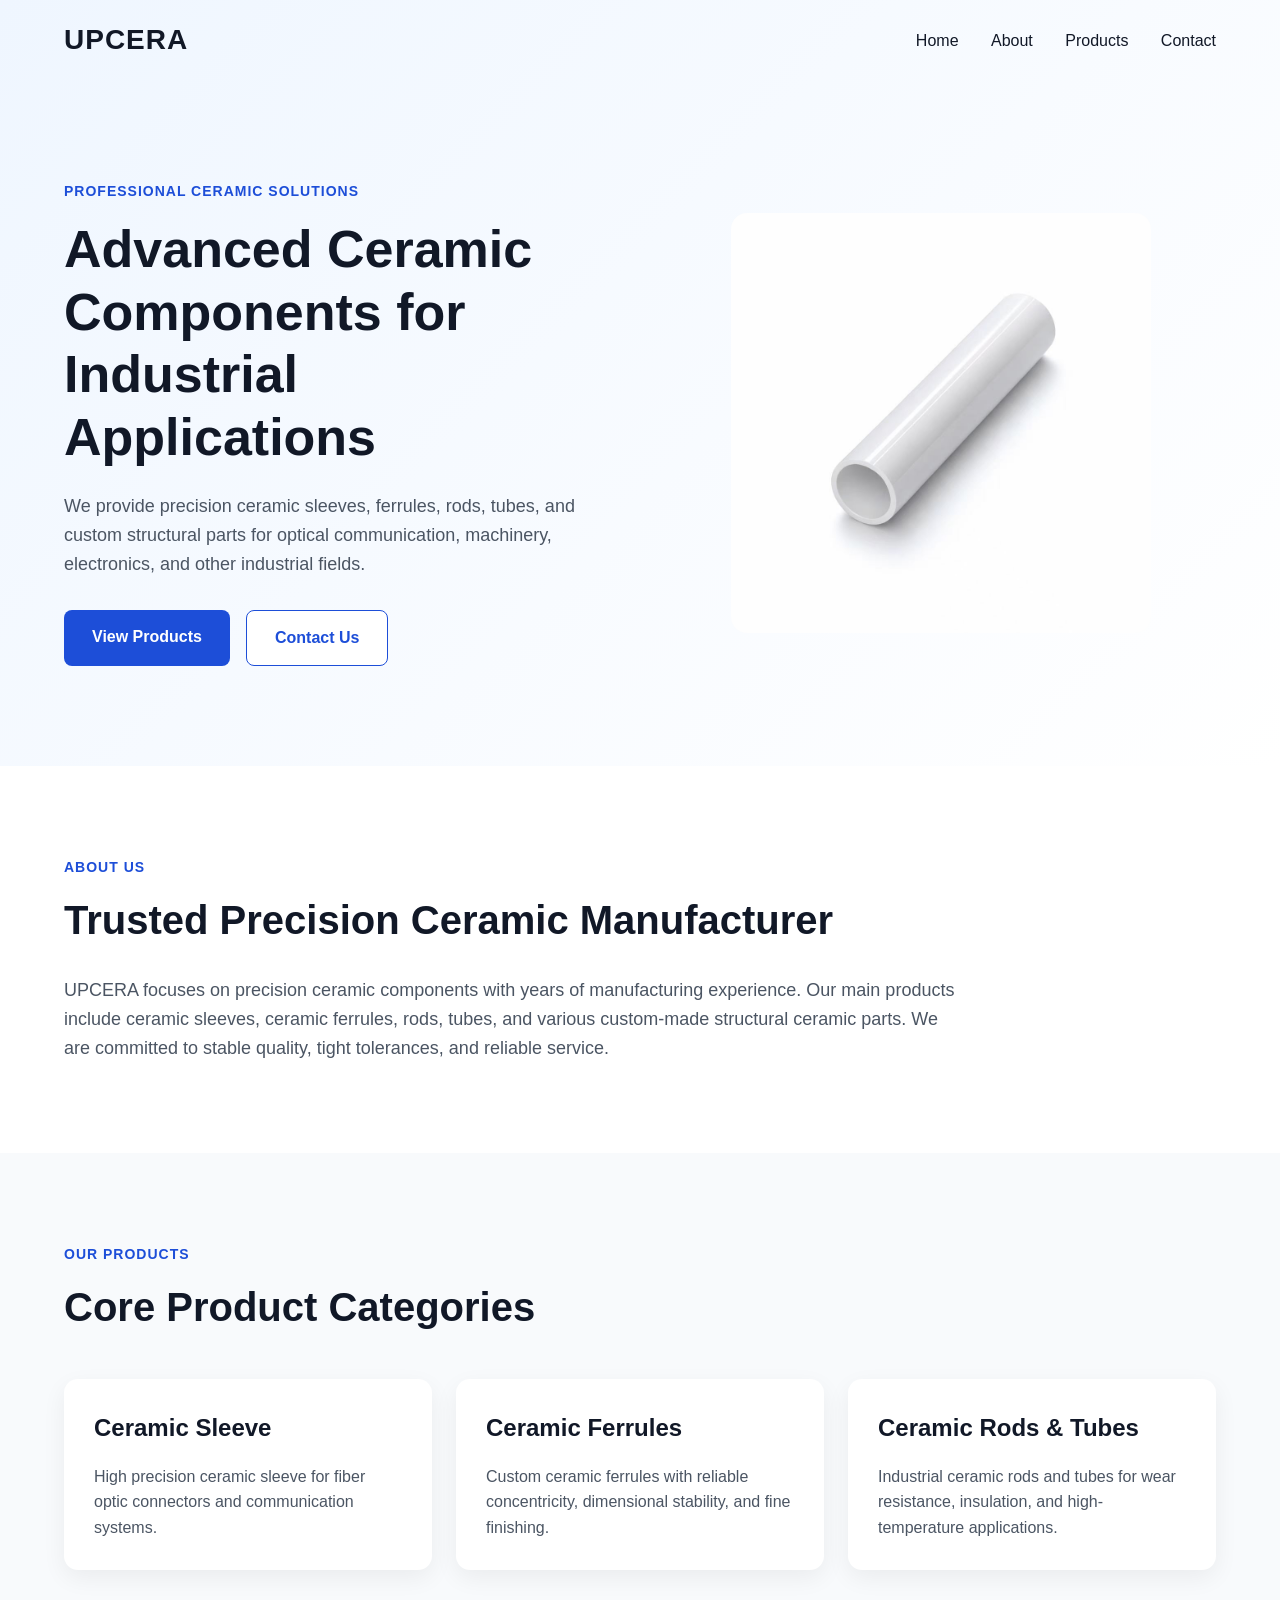
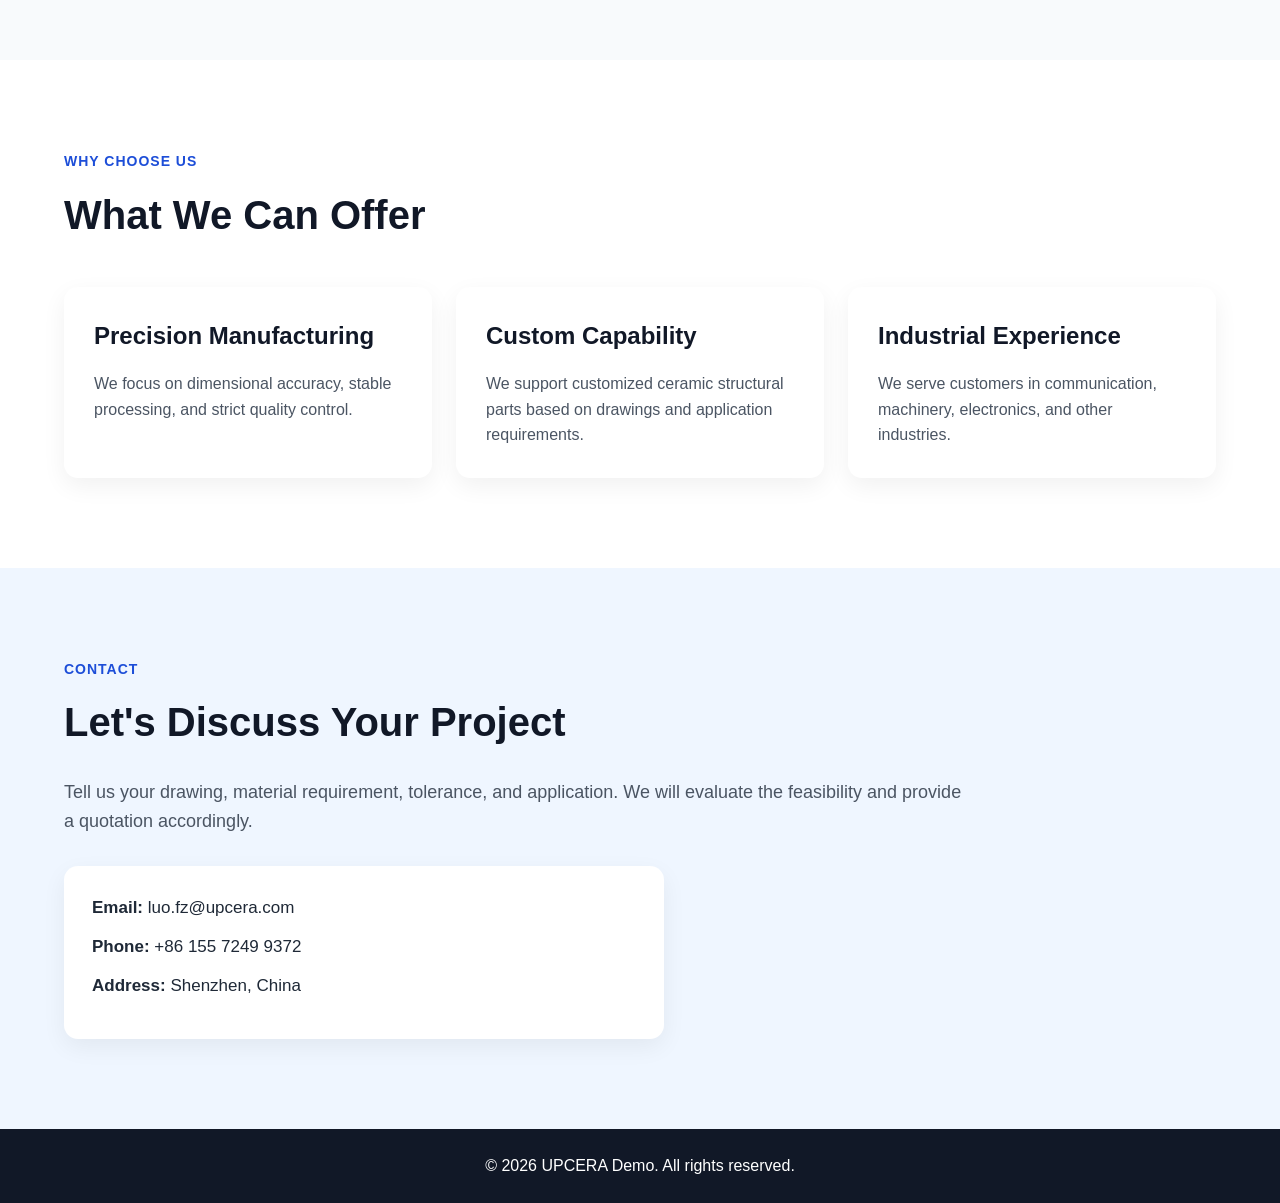
<file: index.html>
<!DOCTYPE html>
<html lang="en">
<head>
  <meta charset="UTF-8" />
  <meta name="viewport" content="width=device-width, initial-scale=1.0" />
  <title>Advanced Ceramic Components Manufacturer | UPCERA</title>
  <meta name="description" content="UPCERA provides precision ceramic sleeves, ferrules, rods, tubes, and custom technical ceramic components for industrial B2B applications." />
  <link rel="stylesheet" href="/css/style.css" />
</head>
<body class="home-page">

  <header class="navbar">
    <div class="container nav-wrapper">
      <div class="logo">UPCERA</div>
      <nav class="nav-menu">
        <a href="/">Home</a>
        <a href="/about/">About</a>
        <a href="/products/">Products</a>
        <a href="/contact/">Contact</a>
      </nav>
    </div>
  </header>

  <section id="home" class="hero">
    <div class="container hero-content">
      <div class="hero-text">
        <p class="tag">Professional Ceramic Solutions</p>
        <h1>Advanced Ceramic Components for Industrial Applications</h1>
        <p class="hero-desc">
          We provide precision ceramic sleeves, ferrules, rods, tubes, and custom structural parts
          for optical communication, machinery, electronics, and other industrial fields.
        </p>
        <div class="hero-buttons">
          <a href="/products/" class="btn">View Products</a>
          <a href="/contact/" class="btn btn-secondary">Contact Us</a>
        </div>
      </div>
      <div class="hero-image">
          <img src="/images/ceramic-sleeve.jpg" alt="Ceramic Product" />
      </div>
    </div>
  </section>

  <section id="about" class="section">
    <div class="container">
      <div class="section-header">
        <p class="section-tag">About Us</p>
        <h2>Trusted Precision Ceramic Manufacturer</h2>
      </div>
      <p class="section-text">
        UPCERA focuses on precision ceramic components with years of manufacturing experience.
        Our main products include ceramic sleeves, ceramic ferrules, rods, tubes, and various custom-made
        structural ceramic parts. We are committed to stable quality, tight tolerances, and reliable service.
      </p>
    </div>
  </section>

  <section id="products" class="section gray">
    <div class="container">
      <div class="section-header">
        <p class="section-tag">Our Products</p>
        <h2>Core Product Categories</h2>
      </div>

      <div class="cards">
        <div class="card">
          <h3>Ceramic Sleeve</h3>
          <p>High precision ceramic sleeve for fiber optic connectors and communication systems.</p>
        </div>
        <div class="card">
          <h3>Ceramic Ferrules</h3>
          <p>Custom ceramic ferrules with reliable concentricity, dimensional stability, and fine finishing.</p>
        </div>
        <div class="card">
          <h3>Ceramic Rods & Tubes</h3>
          <p>Industrial ceramic rods and tubes for wear resistance, insulation, and high-temperature applications.</p>
        </div>
      </div>
    </div>
  </section>

  <section class="section">
    <div class="container">
      <div class="section-header">
        <p class="section-tag">Why Choose Us</p>
        <h2>What We Can Offer</h2>
      </div>

      <div class="cards">
        <div class="card">
          <h3>Precision Manufacturing</h3>
          <p>We focus on dimensional accuracy, stable processing, and strict quality control.</p>
        </div>
        <div class="card">
          <h3>Custom Capability</h3>
          <p>We support customized ceramic structural parts based on drawings and application requirements.</p>
        </div>
        <div class="card">
          <h3>Industrial Experience</h3>
          <p>We serve customers in communication, machinery, electronics, and other industries.</p>
        </div>
      </div>
    </div>
  </section>

  <section id="contact" class="section contact-section">
    <div class="container">
      <div class="section-header">
        <p class="section-tag">Contact</p>
        <h2>Let's Discuss Your Project</h2>
      </div>
      <p class="section-text">
        Tell us your drawing, material requirement, tolerance, and application. We will evaluate the feasibility
        and provide a quotation accordingly.
      </p>

      <div class="contact-box">
        <p><strong>Email:</strong> luo.fz@upcera.com</p>
        <p><strong>Phone:</strong> +86 155 7249 9372</p>
        <p><strong>Address:</strong> Shenzhen, China</p>
      </div>
    </div>
  </section>

  <footer class="footer">
    <div class="container footer-content">
      <p>© 2026 UPCERA Demo. All rights reserved.</p>
    </div>
  </footer>

  <script src="/js/main.js"></script>
</body>
</html>
</file>
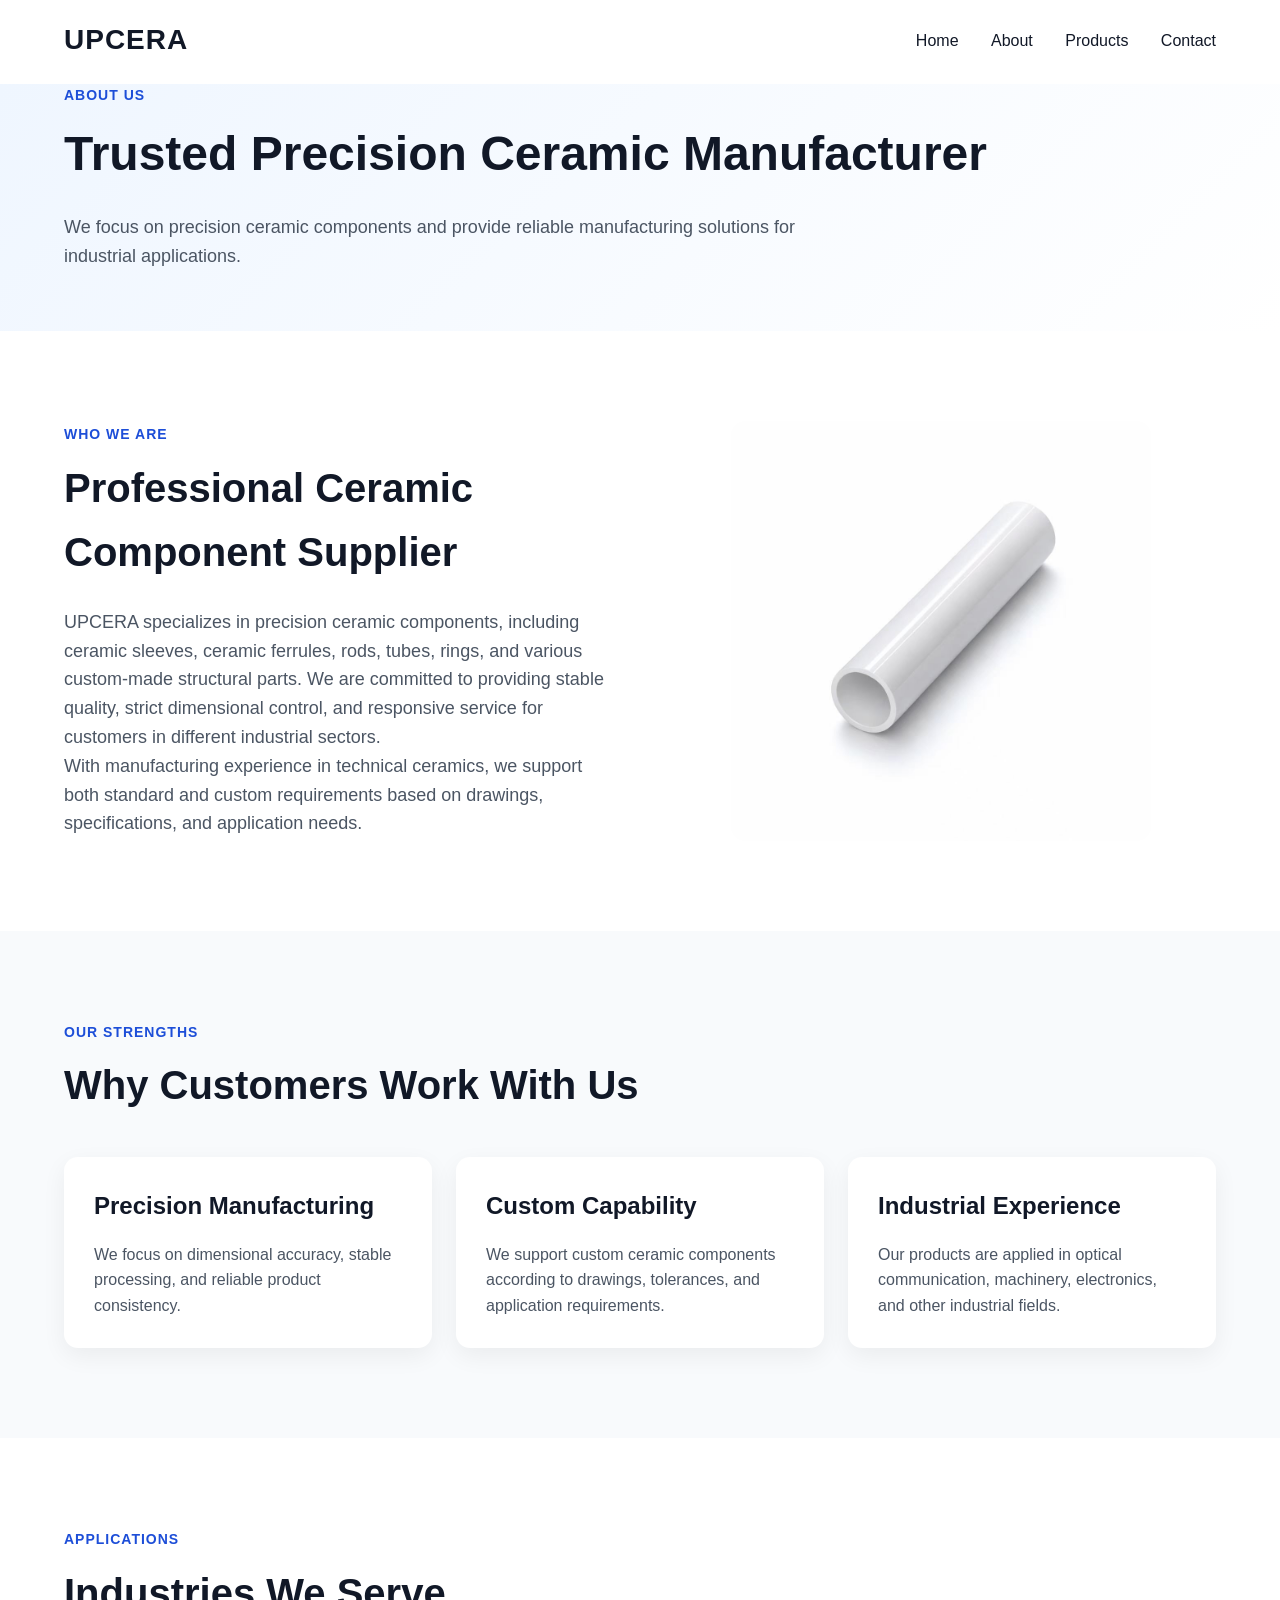
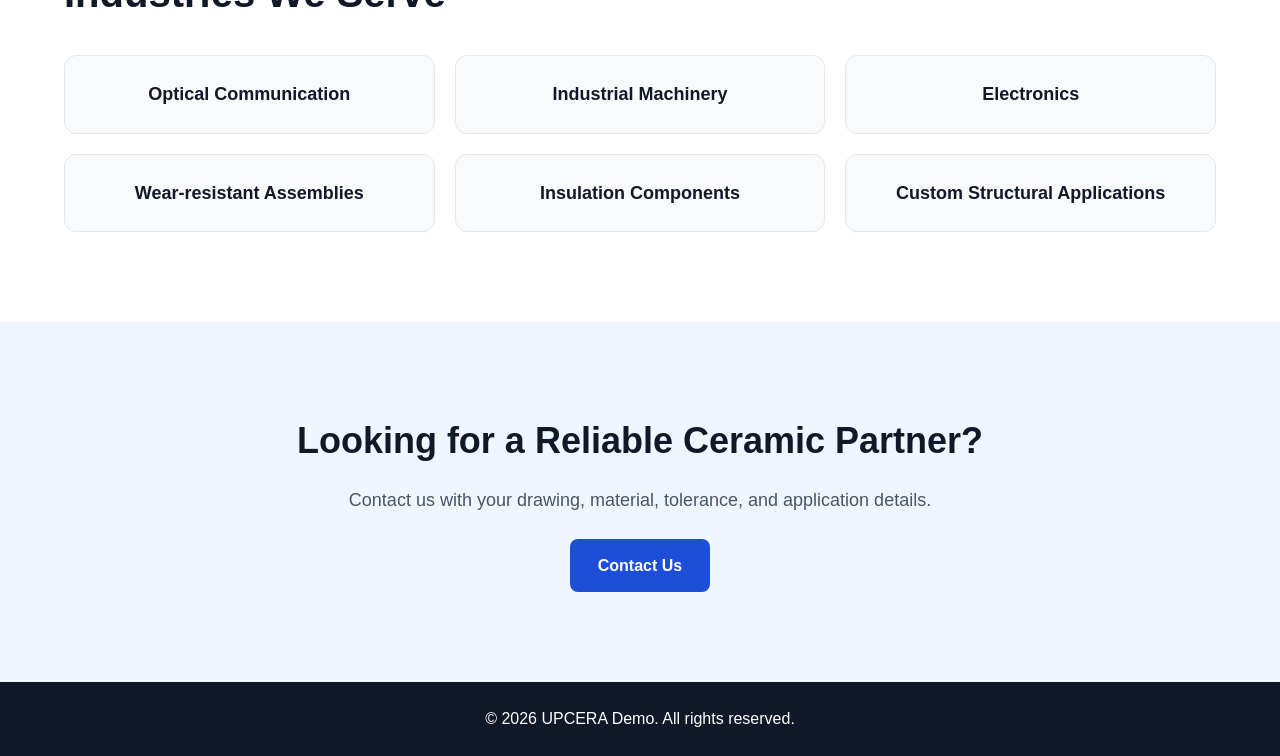
<file: about/index.html>
<!DOCTYPE html>
<html lang="en">
<head>
  <meta charset="UTF-8" />
  <meta name="viewport" content="width=device-width, initial-scale=1.0" />
  <title>About UPCERA | Precision Ceramic Manufacturer</title>
  <meta name="description" content="Learn about UPCERA's precision ceramic manufacturing capabilities, quality standards, and industrial experience in technical ceramic components." />
  <link rel="stylesheet" href="/css/style.css" />
</head>
<body>

  <header class="navbar">
    <div class="container nav-wrapper">
      <div class="logo">UPCERA</div>
      <nav class="nav-menu">
        <a href="/">Home</a>
        <a href="/about/">About</a>
        <a href="/products/">Products</a>
        <a href="/contact/">Contact</a>
      </nav>
    </div>
  </header>

  <section class="page-hero">
    <div class="container">
      <p class="section-tag">About Us</p>
      <h1>Trusted Precision Ceramic Manufacturer</h1>
      <p class="page-desc">
        We focus on precision ceramic components and provide reliable manufacturing
        solutions for industrial applications.
      </p>
    </div>
  </section>

  <section class="section">
    <div class="container about-layout">
      <div class="about-text">
        <div class="section-header">
          <p class="section-tag">Who We Are</p>
          <h2>Professional Ceramic Component Supplier</h2>
        </div>
        <p class="section-text">
          UPCERA specializes in precision ceramic components, including ceramic sleeves,
          ceramic ferrules, rods, tubes, rings, and various custom-made structural parts.
          We are committed to providing stable quality, strict dimensional control,
          and responsive service for customers in different industrial sectors.
        </p>
        <p class="section-text">
          With manufacturing experience in technical ceramics, we support both standard
          and custom requirements based on drawings, specifications, and application needs.
        </p>
      </div>

      <div class="about-image">
        <img src="/images/ceramic-sleeve.jpg" alt="Ceramic Product">
      </div>
    </div>
  </section>

  <section class="section gray">
    <div class="container">
      <div class="section-header">
        <p class="section-tag">Our Strengths</p>
        <h2>Why Customers Work With Us</h2>
      </div>

      <div class="cards">
        <div class="card">
          <h3>Precision Manufacturing</h3>
          <p>We focus on dimensional accuracy, stable processing, and reliable product consistency.</p>
        </div>
        <div class="card">
          <h3>Custom Capability</h3>
          <p>We support custom ceramic components according to drawings, tolerances, and application requirements.</p>
        </div>
        <div class="card">
          <h3>Industrial Experience</h3>
          <p>Our products are applied in optical communication, machinery, electronics, and other industrial fields.</p>
        </div>
      </div>
    </div>
  </section>

  <section class="section">
    <div class="container">
      <div class="section-header">
        <p class="section-tag">Applications</p>
        <h2>Industries We Serve</h2>
      </div>

      <div class="industry-grid">
        <div class="industry-item">Optical Communication</div>
        <div class="industry-item">Industrial Machinery</div>
        <div class="industry-item">Electronics</div>
        <div class="industry-item">Wear-resistant Assemblies</div>
        <div class="industry-item">Insulation Components</div>
        <div class="industry-item">Custom Structural Applications</div>
      </div>
    </div>
  </section>

  <section class="section cta-section">
    <div class="container cta-box">
      <h2>Looking for a Reliable Ceramic Partner?</h2>
      <p>
        Contact us with your drawing, material, tolerance, and application details.
      </p>
      <a href="/contact/" class="btn">Contact Us</a>
    </div>
  </section>

  <footer class="footer">
    <div class="container footer-content">
      <p>© 2026 UPCERA Demo. All rights reserved.</p>
    </div>
  </footer>

  <script src="/js/main.js"></script>
</body>
</html>
</file>
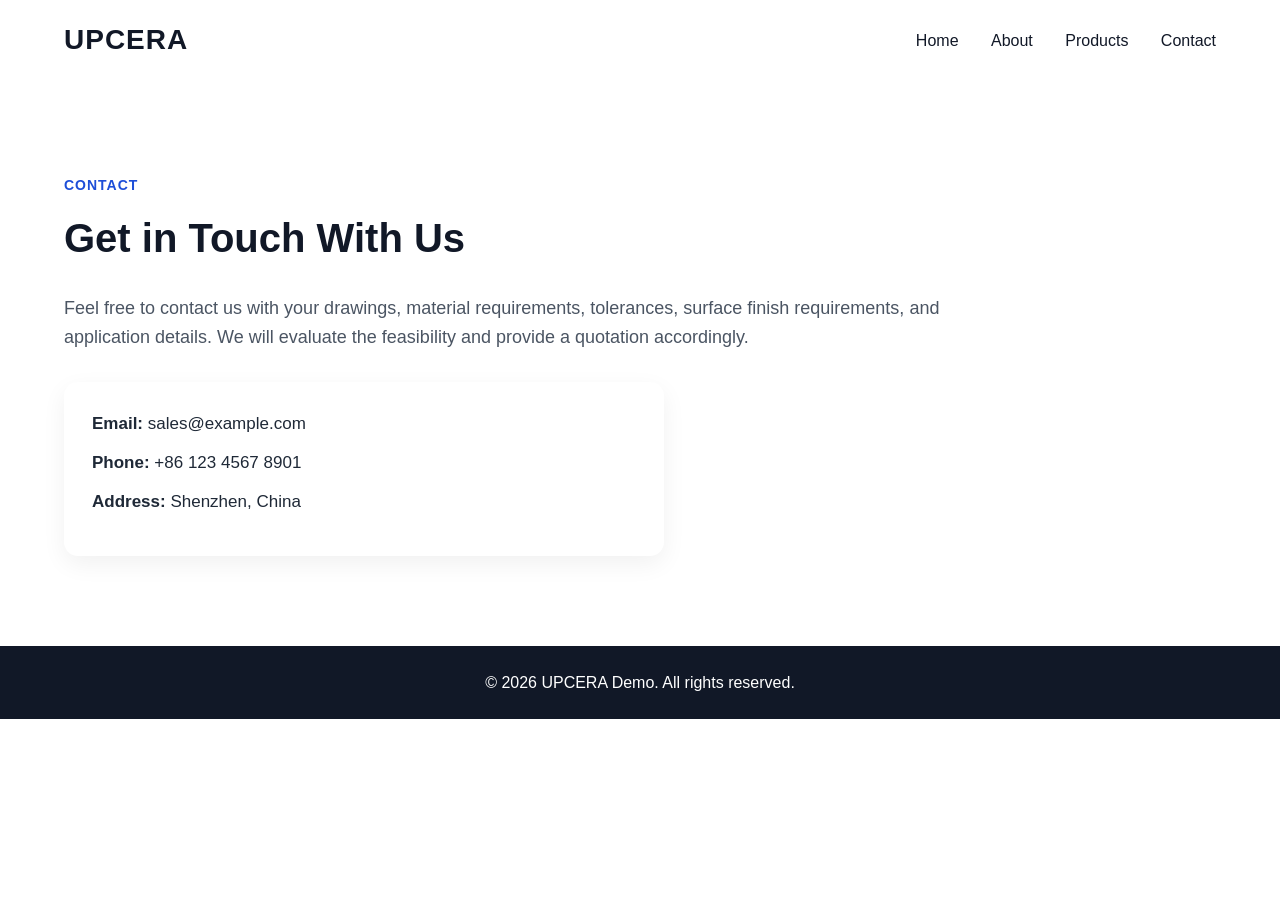
<file: contact/index.html>
<!DOCTYPE html>
<html lang="en">
<head>
  <meta charset="UTF-8" />
  <meta name="viewport" content="width=device-width, initial-scale=1.0" />
  <title>Contact UPCERA | Industrial Ceramic Inquiry</title>
  <meta name="description" content="Contact UPCERA for ceramic component inquiries, quotations, and custom technical ceramic manufacturing support." />
  <link rel="stylesheet" href="/css/style.css" />
</head>
<body>

  <header class="navbar">
    <div class="container nav-wrapper">
      <div class="logo">UPCERA</div>
      <nav class="nav-menu">
        <a href="/">Home</a>
        <a href="/about/">About</a>
        <a href="/products/">Products</a>
        <a href="/contact/">Contact</a>
      </nav>
    </div>
  </header>

  <section class="section">
    <div class="container">
      <div class="section-header">
        <p class="section-tag">Contact</p>
        <h2>Get in Touch With Us</h2>
      </div>

      <p class="section-text">
        Feel free to contact us with your drawings, material requirements, tolerances,
        surface finish requirements, and application details. We will evaluate the feasibility
        and provide a quotation accordingly.
      </p>

      <div class="contact-box">
        <p><strong>Email:</strong> sales@example.com</p>
        <p><strong>Phone:</strong> +86 123 4567 8901</p>
        <p><strong>Address:</strong> Shenzhen, China</p>
      </div>
    </div>
  </section>

  <footer class="footer">
    <div class="container footer-content">
      <p>© 2026 UPCERA Demo. All rights reserved.</p>
    </div>
  </footer>

  <script src="/js/main.js"></script>
</body>
</html>
</file>
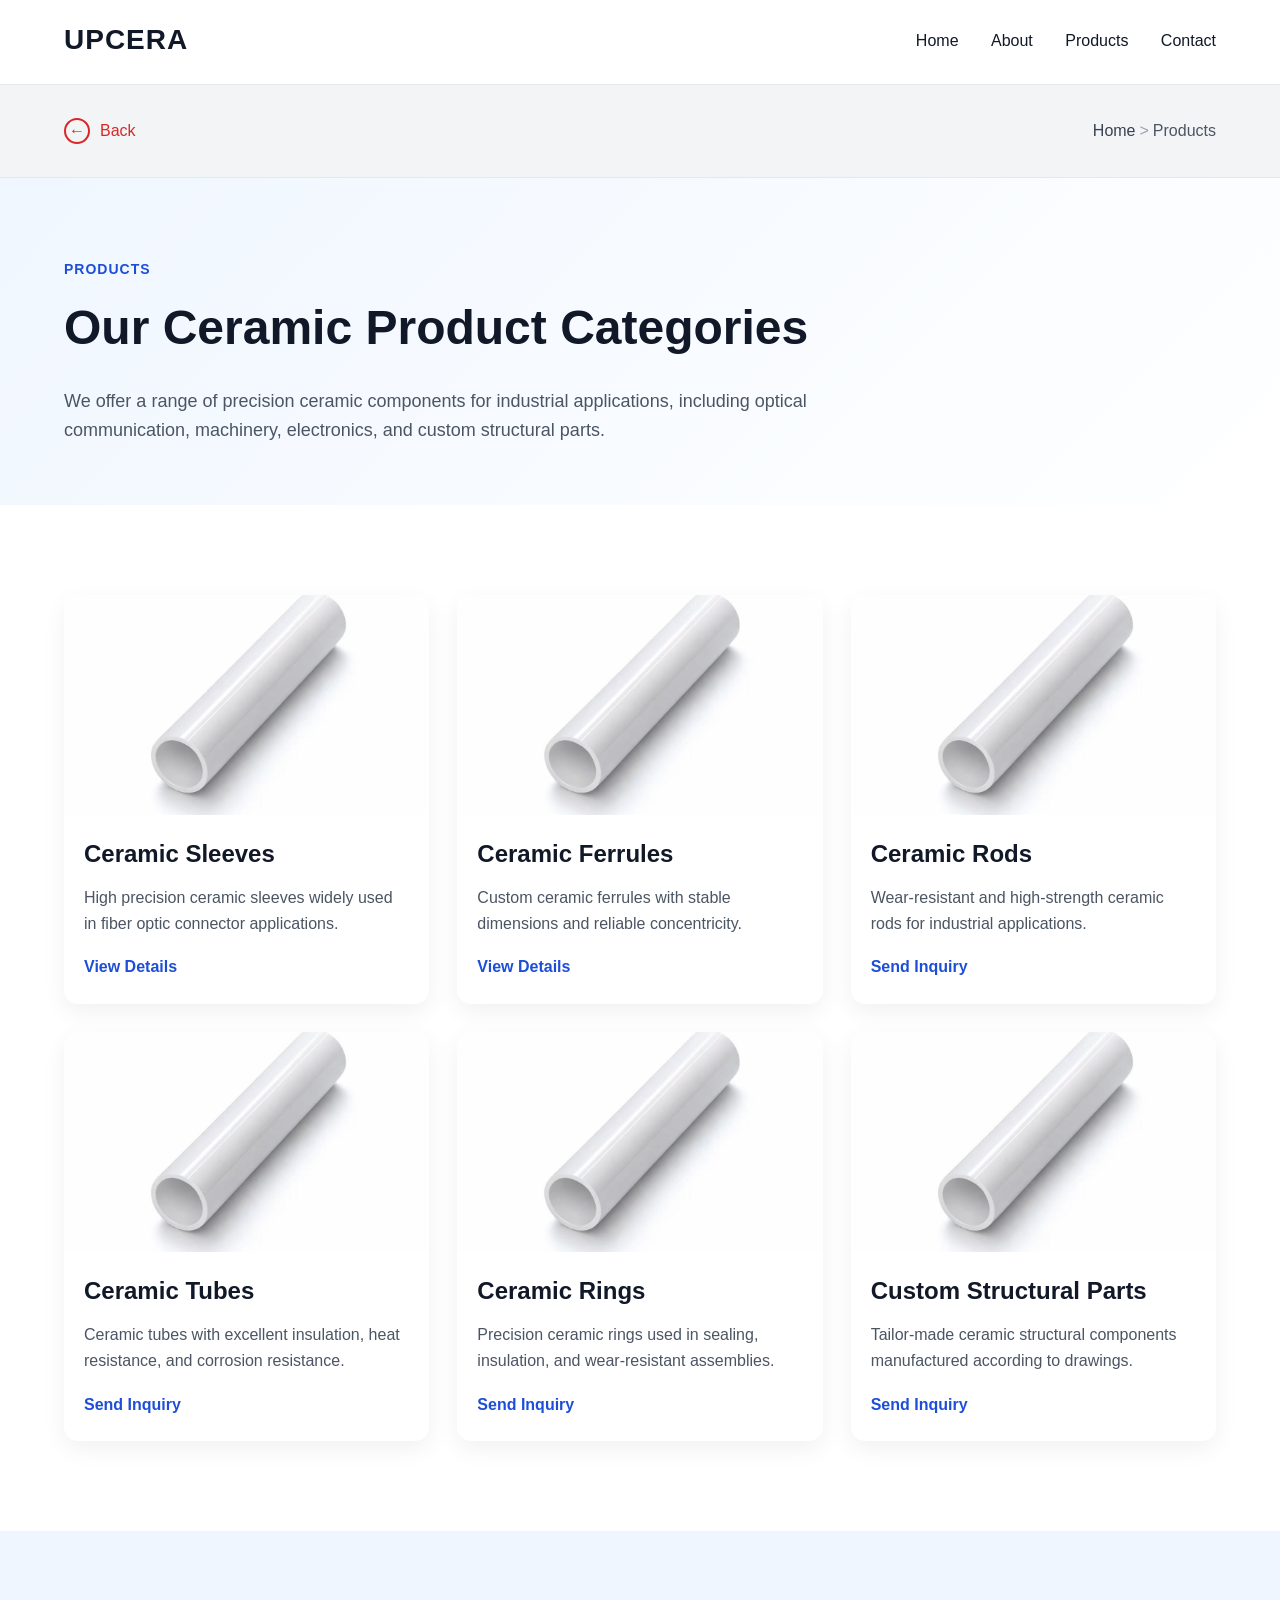
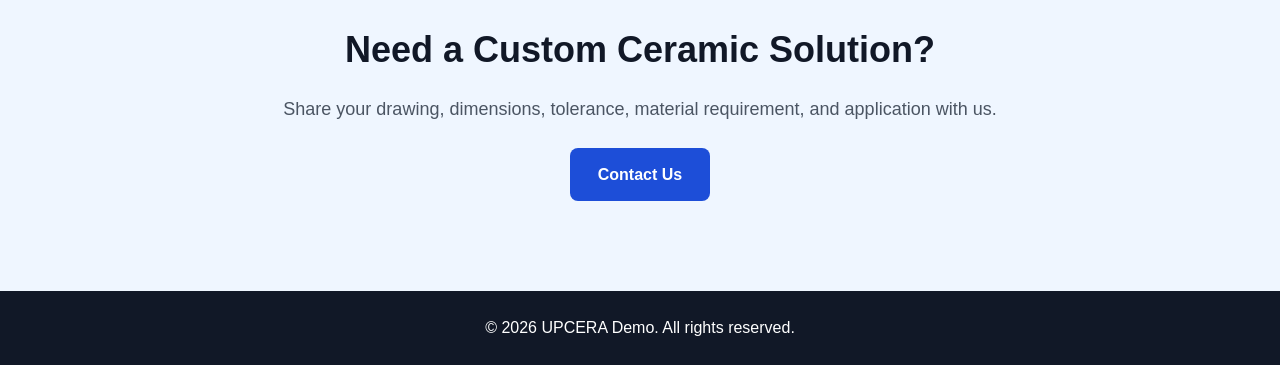
<file: products/index.html>
<!DOCTYPE html>
<html lang="en">
<head>
  <meta charset="UTF-8" />
  <meta name="viewport" content="width=device-width, initial-scale=1.0" />
  <title>Industrial Ceramic Products | UPCERA</title>
  <meta name="description" content="Explore UPCERA's industrial ceramic product range, including ceramic sleeves, ceramic ferrules, rods, tubes, rings, and custom structural parts." />
  <link rel="stylesheet" href="/css/style.css" />
</head>
<body>

  <header class="navbar">
    <div class="container nav-wrapper">
      <div class="logo">UPCERA</div>
      <nav class="nav-menu">
        <a href="/">Home</a>
        <a href="/about/">About</a>
        <a href="/products/">Products</a>
        <a href="/contact/">Contact</a>
      </nav>
    </div>
  </header>

  <section class="page-hero">
    <div class="breadcrumb-strip">
      <div class="container breadcrumb-row">
        <a href="/" class="breadcrumb-back">
          <span class="back-icon" aria-hidden="true">←</span>
          <span>Back</span>
        </a>
        <nav class="breadcrumb" aria-label="Breadcrumb">
          <ol>
            <li><a href="/">Home</a></li>
            <li aria-current="page">Products</li>
          </ol>
        </nav>
      </div>
    </div>
    <div class="container">
      <p class="section-tag">Products</p>
      <h1>Our Ceramic Product Categories</h1>
      <p class="page-desc">
        We offer a range of precision ceramic components for industrial applications,
        including optical communication, machinery, electronics, and custom structural parts.
      </p>
    </div>
  </section>

  <section class="section">
    <div class="container">
      <div class="product-grid">

        <div class="product-card">
          <a href="/products/ceramic-sleeves/">
            <img src="/images/ceramic-sleeve.jpg" alt="Ceramic Sleeves">
          </a>

          <h3><a href="/products/ceramic-sleeves/" class="product-title-link">Ceramic Sleeves</a></h3>
          <p>
            High precision ceramic sleeves widely used in fiber optic connector applications.
          </p>
          <a href="/products/ceramic-sleeves/" class="text-link">View Details</a>
        </div>

        <div class="product-card">
          <a href="/products/ceramic-ferrules/">
            <img src="/images/ceramic-sleeve.jpg" alt="Ceramic Ferrules">
          </a>
          <h3><a href="/products/ceramic-ferrules/" class="product-title-link">Ceramic Ferrules</a></h3>
          <p>
            Custom ceramic ferrules with stable dimensions and reliable concentricity.
          </p>
          <a href="/products/ceramic-ferrules/" class="text-link">View Details</a>
        </div>

        <div class="product-card">
          <img src="/images/ceramic-sleeve.jpg" alt="Ceramic Rods">
          <h3>Ceramic Rods</h3>
          <p>
            Wear-resistant and high-strength ceramic rods for industrial applications.
          </p>
          <a href="/contact/" class="text-link">Send Inquiry</a>
        </div>

        <div class="product-card">
          <img src="/images/ceramic-sleeve.jpg" alt="Ceramic Tubes">
          <h3>Ceramic Tubes</h3>
          <p>
            Ceramic tubes with excellent insulation, heat resistance, and corrosion resistance.
          </p>
          <a href="/contact/" class="text-link">Send Inquiry</a>
        </div>

        <div class="product-card">
          <img src="/images/ceramic-sleeve.jpg" alt="Ceramic Rings">
          <h3>Ceramic Rings</h3>
          <p>
            Precision ceramic rings used in sealing, insulation, and wear-resistant assemblies.
          </p>
          <a href="/contact/" class="text-link">Send Inquiry</a>
        </div>

        <div class="product-card">
          <img src="/images/ceramic-sleeve.jpg" alt="Custom Structural Parts">
          <h3>Custom Structural Parts</h3>
          <p>
            Tailor-made ceramic structural components manufactured according to drawings.
          </p>
          <a href="/contact/" class="text-link">Send Inquiry</a>
        </div>

      </div>
    </div>
  </section>

  <section class="section cta-section">
    <div class="container cta-box">
      <h2>Need a Custom Ceramic Solution?</h2>
      <p>
        Share your drawing, dimensions, tolerance, material requirement, and application with us.
      </p>
      <a href="/contact/" class="btn">Contact Us</a>
    </div>
  </section>

  <footer class="footer">
    <div class="container footer-content">
      <p>© 2026 UPCERA Demo. All rights reserved.</p>
    </div>
  </footer>

  <script src="/js/main.js"></script>
</body>
</html>
</file>
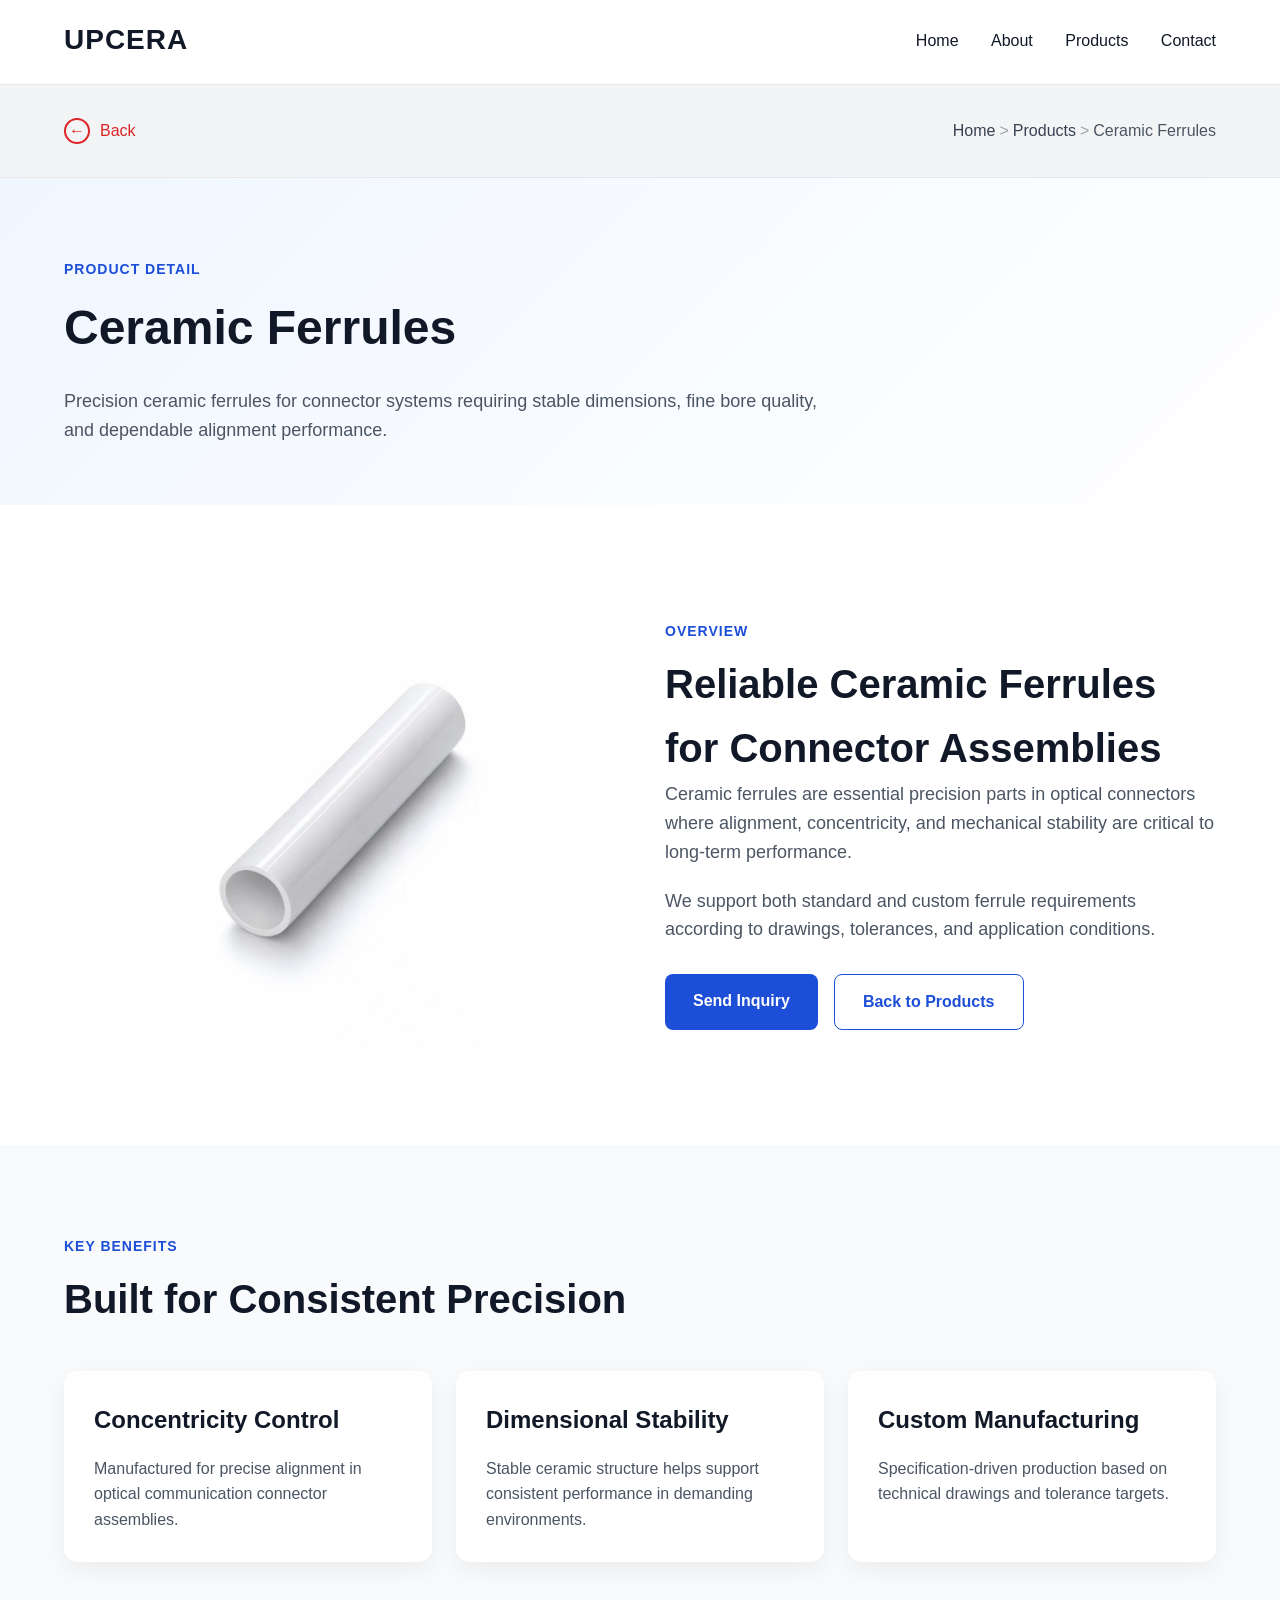
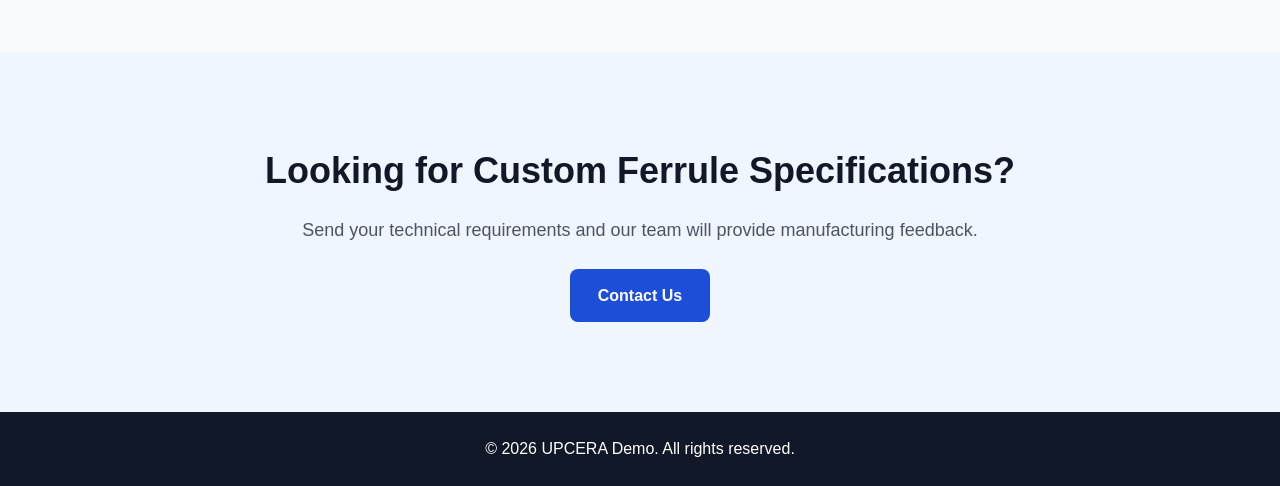
<file: products/ceramic-ferrules/index.html>
<!DOCTYPE html>
<html lang="en">
<head>
  <meta charset="UTF-8" />
  <meta name="viewport" content="width=device-width, initial-scale=1.0" />
  <title>Ceramic Ferrules for Fiber Connectors | UPCERA</title>
  <meta name="description" content="Industrial ceramic ferrules with reliable concentricity, dimensional stability, and custom specification support for optical connector applications." />
  <link rel="stylesheet" href="/css/style.css" />
</head>
<body>

  <header class="navbar">
    <div class="container nav-wrapper">
      <div class="logo">UPCERA</div>
      <nav class="nav-menu">
        <a href="/">Home</a>
        <a href="/about/">About</a>
        <a href="/products/">Products</a>
        <a href="/contact/">Contact</a>
      </nav>
    </div>
  </header>

  <section class="page-hero">
    <div class="breadcrumb-strip">
      <div class="container breadcrumb-row">
        <a href="/products/" class="breadcrumb-back">
          <span class="back-icon" aria-hidden="true">←</span>
          <span>Back</span>
        </a>
        <nav class="breadcrumb" aria-label="Breadcrumb">
          <ol>
            <li><a href="/">Home</a></li>
            <li><a href="/products/">Products</a></li>
            <li aria-current="page">Ceramic Ferrules</li>
          </ol>
        </nav>
      </div>
    </div>
    <div class="container">
      <p class="section-tag">Product Detail</p>
      <h1>Ceramic Ferrules</h1>
      <p class="page-desc">
        Precision ceramic ferrules for connector systems requiring stable dimensions,
        fine bore quality, and dependable alignment performance.
      </p>
    </div>
  </section>

  <section class="section">
    <div class="container product-detail-layout">
      <div class="product-detail-image">
        <img src="/images/ceramic-sleeve.jpg" alt="Precision ceramic ferrules for optical connector assemblies">
      </div>

      <div class="product-detail-info">
        <p class="section-tag">Overview</p>
        <h2>Reliable Ceramic Ferrules for Connector Assemblies</h2>
        <p class="detail-text">
          Ceramic ferrules are essential precision parts in optical connectors where alignment,
          concentricity, and mechanical stability are critical to long-term performance.
        </p>
        <p class="detail-text">
          We support both standard and custom ferrule requirements according to drawings,
          tolerances, and application conditions.
        </p>

        <div class="detail-buttons">
          <a href="/contact/" class="btn">Send Inquiry</a>
          <a href="/products/" class="btn btn-secondary">Back to Products</a>
        </div>
      </div>
    </div>
  </section>

  <section class="section gray">
    <div class="container">
      <div class="section-header">
        <p class="section-tag">Key Benefits</p>
        <h2>Built for Consistent Precision</h2>
      </div>
      <div class="cards">
        <div class="card">
          <h3>Concentricity Control</h3>
          <p>Manufactured for precise alignment in optical communication connector assemblies.</p>
        </div>
        <div class="card">
          <h3>Dimensional Stability</h3>
          <p>Stable ceramic structure helps support consistent performance in demanding environments.</p>
        </div>
        <div class="card">
          <h3>Custom Manufacturing</h3>
          <p>Specification-driven production based on technical drawings and tolerance targets.</p>
        </div>
      </div>
    </div>
  </section>

  <section class="section cta-section">
    <div class="container cta-box">
      <h2>Looking for Custom Ferrule Specifications?</h2>
      <p>
        Send your technical requirements and our team will provide manufacturing feedback.
      </p>
      <a href="/contact/" class="btn">Contact Us</a>
    </div>
  </section>

  <footer class="footer">
    <div class="container footer-content">
      <p>© 2026 UPCERA Demo. All rights reserved.</p>
    </div>
  </footer>

  <script src="/js/main.js"></script>
</body>
</html>
</file>
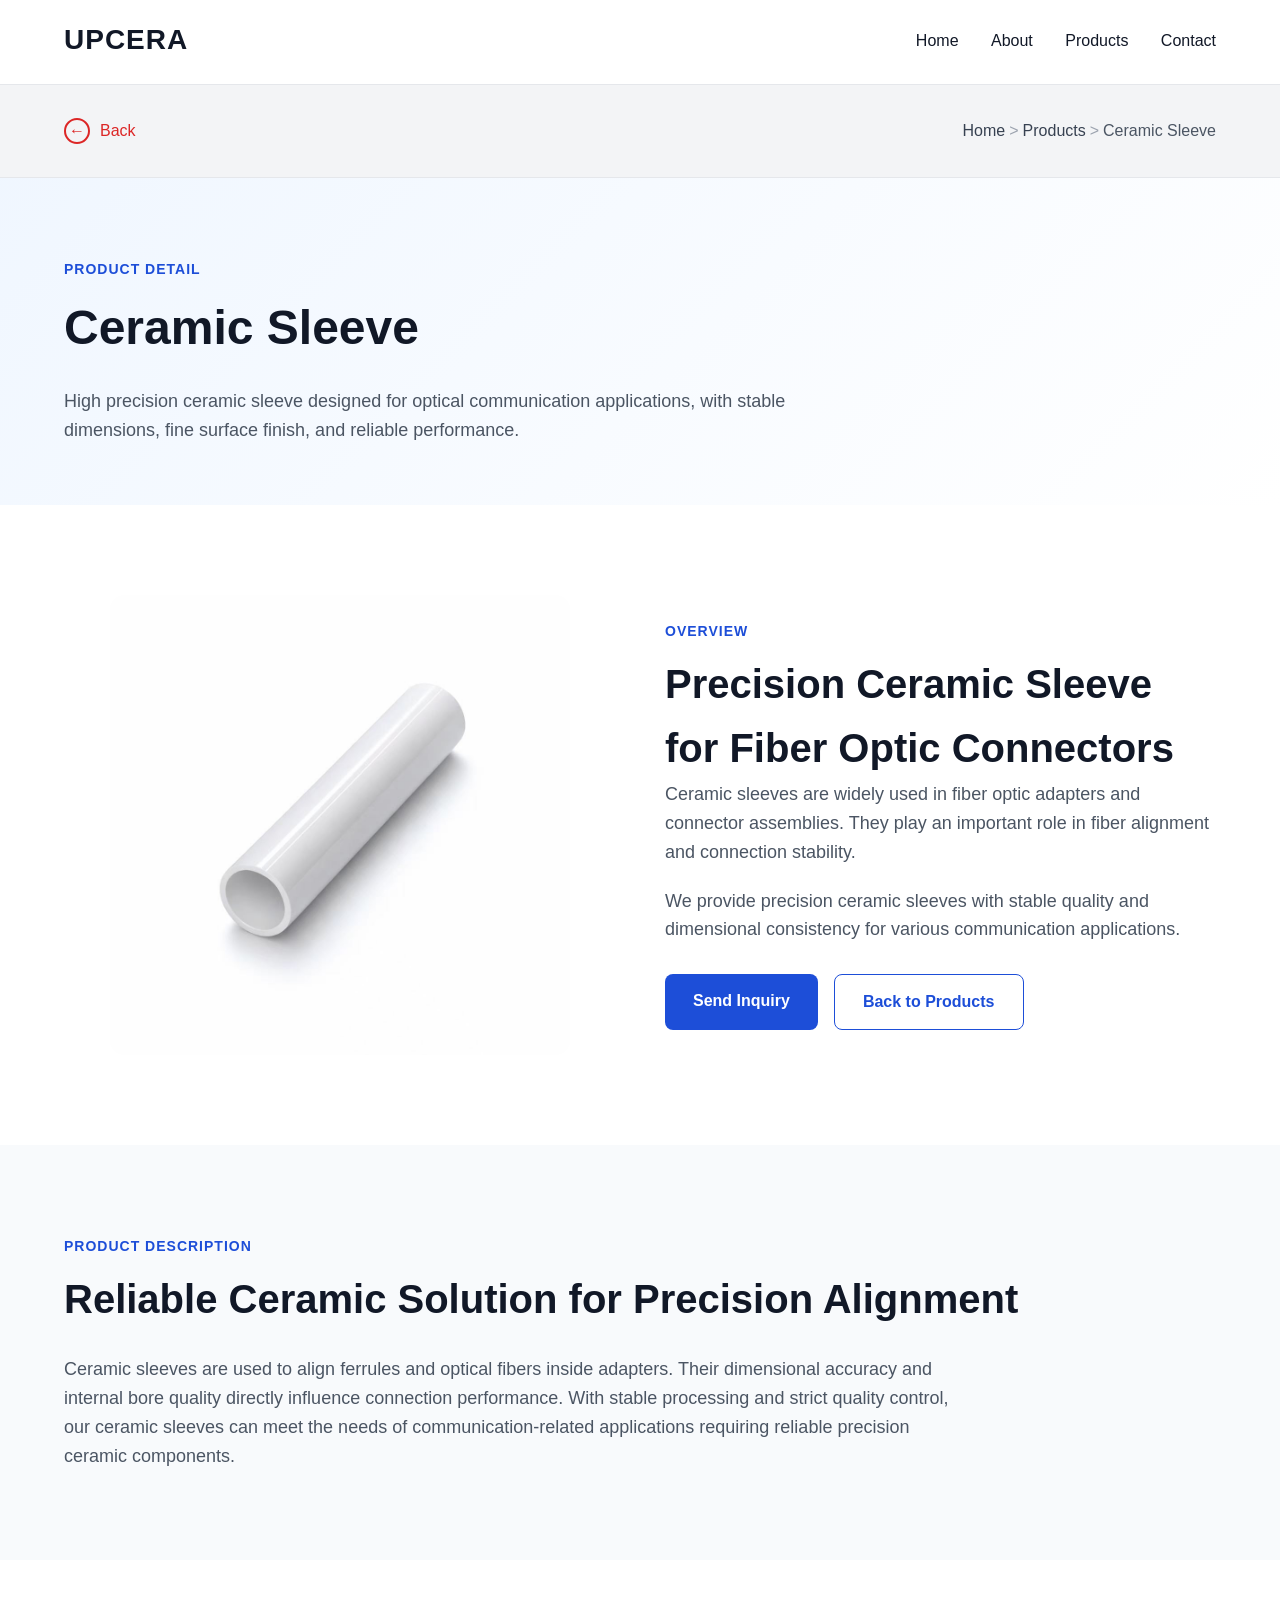
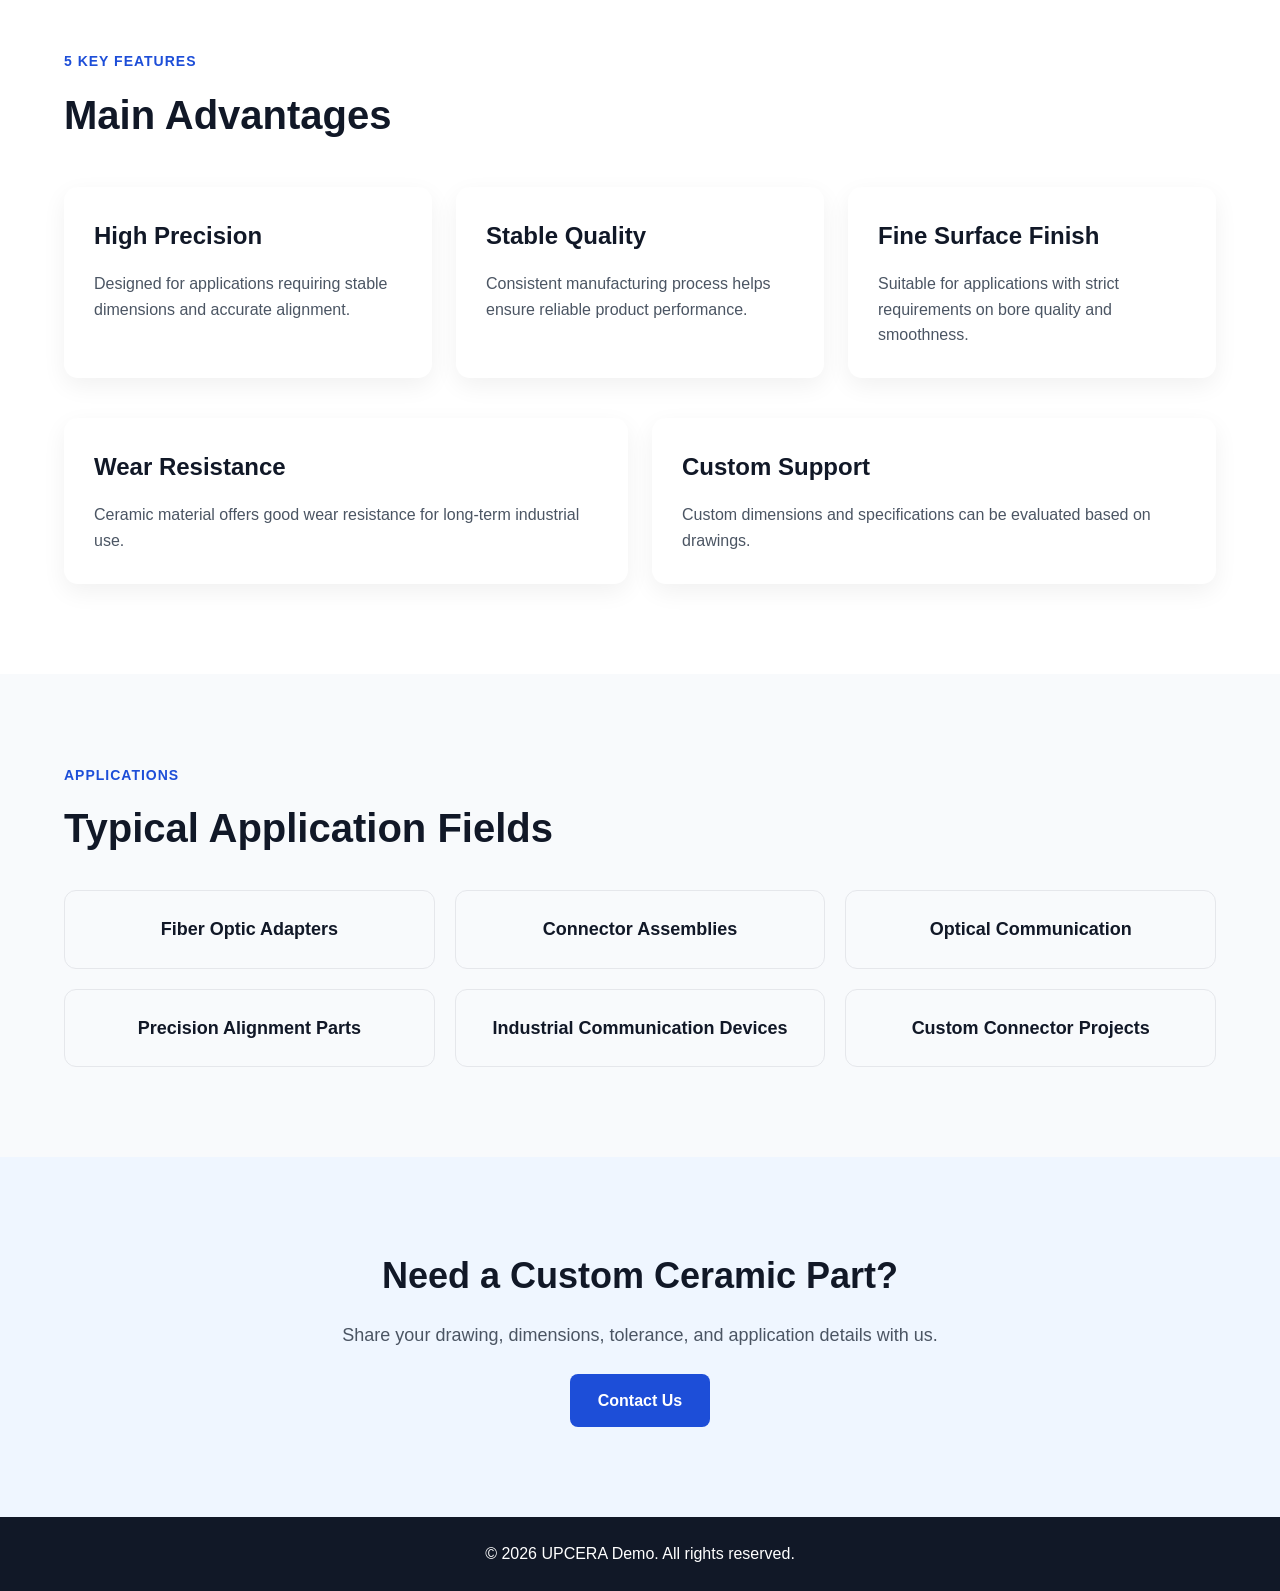
<file: products/ceramic-sleeves/index.html>
<!DOCTYPE html>
<html lang="en">
<head>
  <meta charset="UTF-8" />
  <meta name="viewport" content="width=device-width, initial-scale=1.0" />
  <title>Ceramic Sleeves for Optical Communication | UPCERA</title>
  <meta name="description" content="Precision ceramic sleeves for fiber optic connectors and adapters, designed for alignment stability and industrial communication reliability." />
  <link rel="stylesheet" href="/css/style.css" />
</head>
<body>

  <header class="navbar">
    <div class="container nav-wrapper">
      <div class="logo">UPCERA</div>
      <nav class="nav-menu">
        <a href="/">Home</a>
        <a href="/about/">About</a>
        <a href="/products/">Products</a>
        <a href="/contact/">Contact</a>
      </nav>
    </div>
  </header>

  <section class="page-hero">
    <div class="breadcrumb-strip">
      <div class="container breadcrumb-row">
        <a href="/products/" class="breadcrumb-back">
          <span class="back-icon" aria-hidden="true">←</span>
          <span>Back</span>
        </a>
        <nav class="breadcrumb" aria-label="Breadcrumb">
          <ol>
            <li><a href="/">Home</a></li>
            <li><a href="/products/">Products</a></li>
            <li aria-current="page">Ceramic Sleeve</li>
          </ol>
        </nav>
      </div>
    </div>
    <div class="container">
      <p class="section-tag">Product Detail</p>
      <h1>Ceramic Sleeve</h1>
      <p class="page-desc">
        High precision ceramic sleeve designed for optical communication applications,
        with stable dimensions, fine surface finish, and reliable performance.
      </p>
    </div>
  </section>

  <section class="section">
    <div class="container product-detail-layout">
      <div class="product-detail-image">
        <img src="/images/ceramic-sleeve.jpg" alt="Precision ceramic sleeve for fiber optic connectors">
      </div>

      <div class="product-detail-info">
        <p class="section-tag">Overview</p>
        <h2>Precision Ceramic Sleeve for Fiber Optic Connectors</h2>
        <p class="detail-text">
          Ceramic sleeves are widely used in fiber optic adapters and connector assemblies.
          They play an important role in fiber alignment and connection stability.
        </p>
        <p class="detail-text">
          We provide precision ceramic sleeves with stable quality and dimensional consistency
          for various communication applications.
        </p>

        <div class="detail-buttons">
          <a href="/contact/" class="btn">Send Inquiry</a>
          <a href="/products/" class="btn btn-secondary">Back to Products</a>
        </div>
      </div>
    </div>
  </section>

  <section class="section gray">
    <div class="container">
      <div class="section-header">
        <p class="section-tag">Product Description</p>
        <h2>Reliable Ceramic Solution for Precision Alignment</h2>
      </div>
      <p class="section-text">
        Ceramic sleeves are used to align ferrules and optical fibers inside adapters.
        Their dimensional accuracy and internal bore quality directly influence connection performance.
        With stable processing and strict quality control, our ceramic sleeves can meet the needs of
        communication-related applications requiring reliable precision ceramic components.
      </p>
    </div>
  </section>

  <section class="section">
    <div class="container">
      <div class="section-header">
        <p class="section-tag">5 Key Features</p>
        <h2>Main Advantages</h2>
      </div>

      <div class="cards">
        <div class="card">
          <h3>High Precision</h3>
          <p>Designed for applications requiring stable dimensions and accurate alignment.</p>
        </div>
        <div class="card">
          <h3>Stable Quality</h3>
          <p>Consistent manufacturing process helps ensure reliable product performance.</p>
        </div>
        <div class="card">
          <h3>Fine Surface Finish</h3>
          <p>Suitable for applications with strict requirements on bore quality and smoothness.</p>
        </div>
      </div>

      <div class="cards">
        <div class="card">
          <h3>Wear Resistance</h3>
          <p>Ceramic material offers good wear resistance for long-term industrial use.</p>
        </div>
        <div class="card">
          <h3>Custom Support</h3>
          <p>Custom dimensions and specifications can be evaluated based on drawings.</p>
        </div>
      </div>
    </div>
  </section>

  <section class="section gray">
    <div class="container">
      <div class="section-header">
        <p class="section-tag">Applications</p>
        <h2>Typical Application Fields</h2>
      </div>

      <div class="industry-grid">
        <div class="industry-item">Fiber Optic Adapters</div>
        <div class="industry-item">Connector Assemblies</div>
        <div class="industry-item">Optical Communication</div>
        <div class="industry-item">Precision Alignment Parts</div>
        <div class="industry-item">Industrial Communication Devices</div>
        <div class="industry-item">Custom Connector Projects</div>
      </div>
    </div>
  </section>

  <section class="section cta-section">
    <div class="container cta-box">
      <h2>Need a Custom Ceramic Part?</h2>
      <p>
        Share your drawing, dimensions, tolerance, and application details with us.
      </p>
      <a href="/contact/" class="btn">Contact Us</a>
    </div>
  </section>

  <footer class="footer">
    <div class="container footer-content">
      <p>© 2026 UPCERA Demo. All rights reserved.</p>
    </div>
  </footer>

  <script src="/js/main.js"></script>
</body>
</html>
</file>
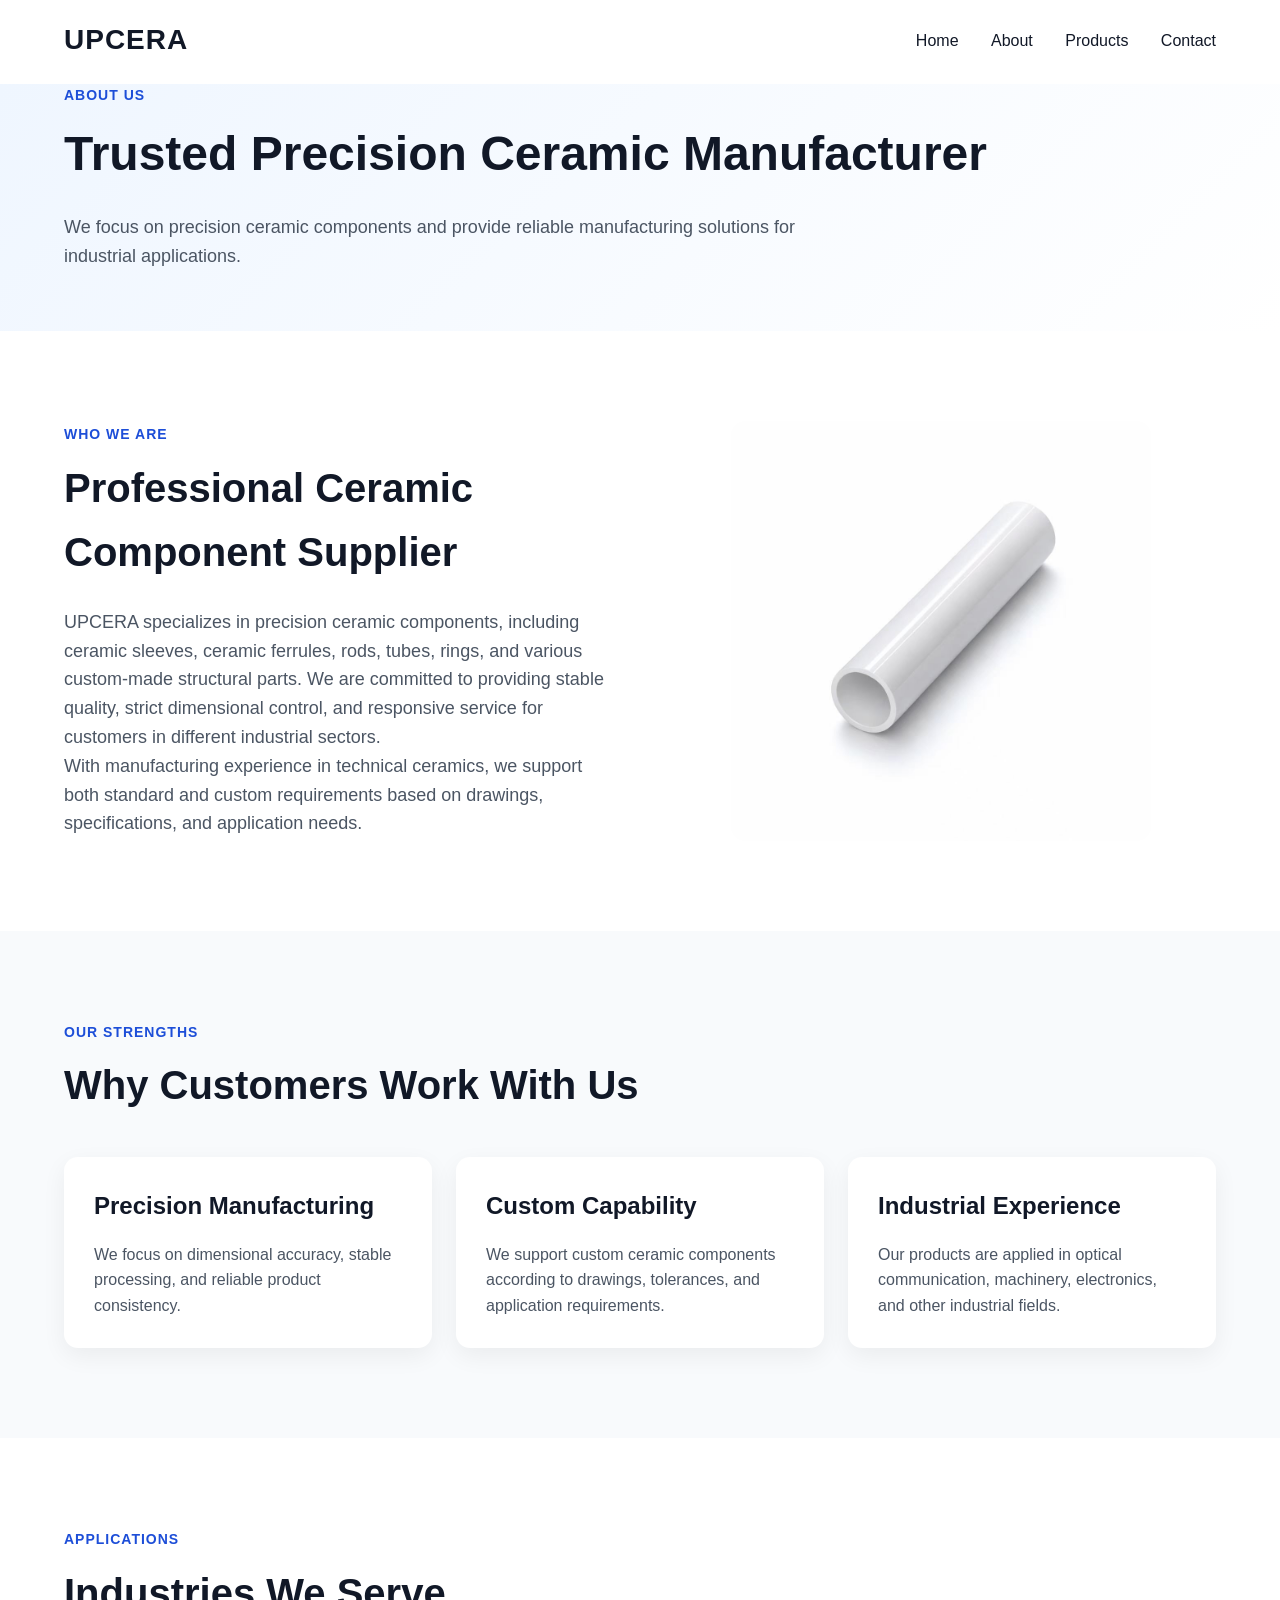
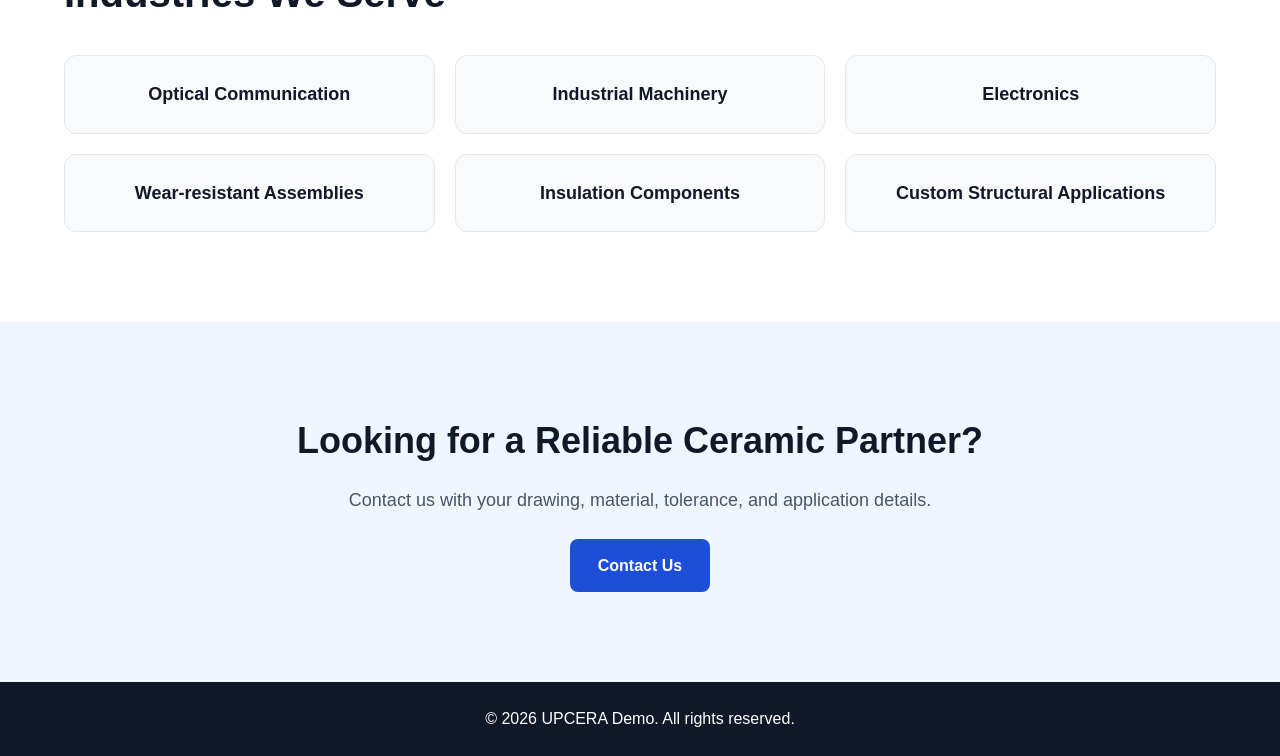
<file: about.html>
<!DOCTYPE html>
<html lang="en">
<head>
  <meta charset="UTF-8" />
  <meta name="viewport" content="width=device-width, initial-scale=1.0" />
  <title>About Us | UPCERA</title>
  <link rel="stylesheet" href="css/style.css" />
</head>
<body>

  <header class="navbar">
    <div class="container nav-wrapper">
      <div class="logo">UPCERA</div>
      <nav class="nav-menu">
        <a href="index.html">Home</a>
        <a href="about.html">About</a>
        <a href="products.html">Products</a>
        <a href="contact.html">Contact</a>
      </nav>
    </div>
  </header>

  <section class="page-hero">
    <div class="container">
      <p class="section-tag">About Us</p>
      <h1>Trusted Precision Ceramic Manufacturer</h1>
      <p class="page-desc">
        We focus on precision ceramic components and provide reliable manufacturing
        solutions for industrial applications.
      </p>
    </div>
  </section>

  <section class="section">
    <div class="container about-layout">
      <div class="about-text">
        <div class="section-header">
          <p class="section-tag">Who We Are</p>
          <h2>Professional Ceramic Component Supplier</h2>
        </div>
        <p class="section-text">
          UPCERA specializes in precision ceramic components, including ceramic sleeves,
          ceramic ferrules, rods, tubes, rings, and various custom-made structural parts.
          We are committed to providing stable quality, strict dimensional control,
          and responsive service for customers in different industrial sectors.
        </p>
        <p class="section-text">
          With manufacturing experience in technical ceramics, we support both standard
          and custom requirements based on drawings, specifications, and application needs.
        </p>
      </div>

      <div class="about-image">
        <img src="images/ceramic-sleeve.jpg" alt="Ceramic Product">
      </div>
    </div>
  </section>

  <section class="section gray">
    <div class="container">
      <div class="section-header">
        <p class="section-tag">Our Strengths</p>
        <h2>Why Customers Work With Us</h2>
      </div>

      <div class="cards">
        <div class="card">
          <h3>Precision Manufacturing</h3>
          <p>We focus on dimensional accuracy, stable processing, and reliable product consistency.</p>
        </div>
        <div class="card">
          <h3>Custom Capability</h3>
          <p>We support custom ceramic components according to drawings, tolerances, and application requirements.</p>
        </div>
        <div class="card">
          <h3>Industrial Experience</h3>
          <p>Our products are applied in optical communication, machinery, electronics, and other industrial fields.</p>
        </div>
      </div>
    </div>
  </section>

  <section class="section">
    <div class="container">
      <div class="section-header">
        <p class="section-tag">Applications</p>
        <h2>Industries We Serve</h2>
      </div>

      <div class="industry-grid">
        <div class="industry-item">Optical Communication</div>
        <div class="industry-item">Industrial Machinery</div>
        <div class="industry-item">Electronics</div>
        <div class="industry-item">Wear-resistant Assemblies</div>
        <div class="industry-item">Insulation Components</div>
        <div class="industry-item">Custom Structural Applications</div>
      </div>
    </div>
  </section>

  <section class="section cta-section">
    <div class="container cta-box">
      <h2>Looking for a Reliable Ceramic Partner?</h2>
      <p>
        Contact us with your drawing, material, tolerance, and application details.
      </p>
      <a href="contact.html" class="btn">Contact Us</a>
    </div>
  </section>

  <footer class="footer">
    <div class="container footer-content">
      <p>© 2026 UPCERA Demo. All rights reserved.</p>
    </div>
  </footer>

  <script src="js/main.js"></script>
</body>
</html>
</file>
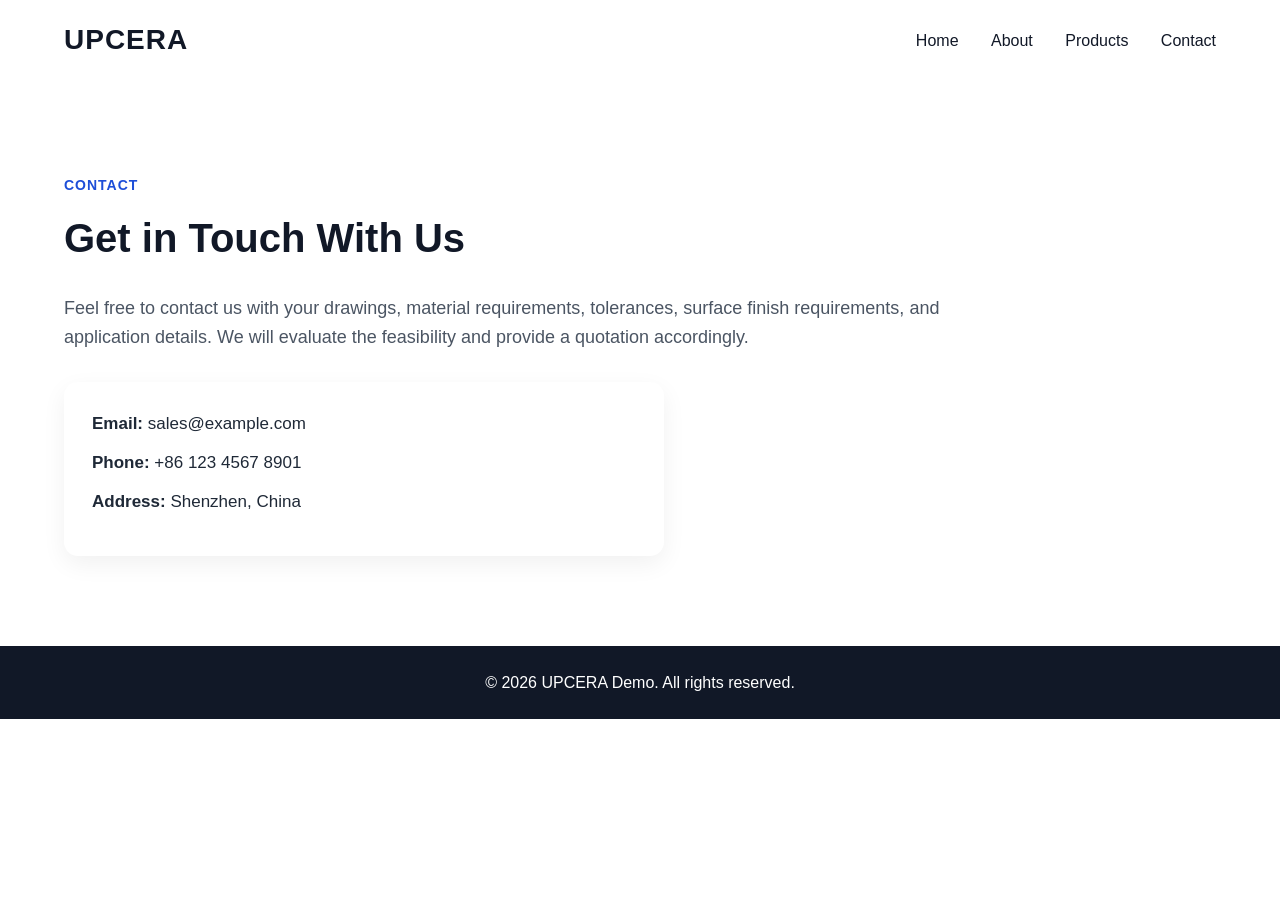
<file: contact.html>
<!DOCTYPE html>
<html lang="en">
<head>
  <meta charset="UTF-8" />
  <meta name="viewport" content="width=device-width, initial-scale=1.0" />
  <title>Contact Us | UPCERA</title>
  <link rel="stylesheet" href="css/style.css" />
</head>
<body>

  <header class="navbar">
    <div class="container nav-wrapper">
      <div class="logo">UPCERA</div>
      <nav class="nav-menu">
        <a href="index.html">Home</a>
        <a href="index.html#about">About</a>
        <a href="index.html#products">Products</a>
        <a href="contact.html">Contact</a>
      </nav>
    </div>
  </header>

  <section class="section">
    <div class="container">
      <div class="section-header">
        <p class="section-tag">Contact</p>
        <h2>Get in Touch With Us</h2>
      </div>

      <p class="section-text">
        Feel free to contact us with your drawings, material requirements, tolerances,
        surface finish requirements, and application details. We will evaluate the feasibility
        and provide a quotation accordingly.
      </p>

      <div class="contact-box">
        <p><strong>Email:</strong> sales@example.com</p>
        <p><strong>Phone:</strong> +86 123 4567 8901</p>
        <p><strong>Address:</strong> Shenzhen, China</p>
      </div>
    </div>
  </section>

  <footer class="footer">
    <div class="container footer-content">
      <p>© 2026 UPCERA Demo. All rights reserved.</p>
    </div>
  </footer>

  <script src="js/main.js"></script>
</body>
</html>
</file>
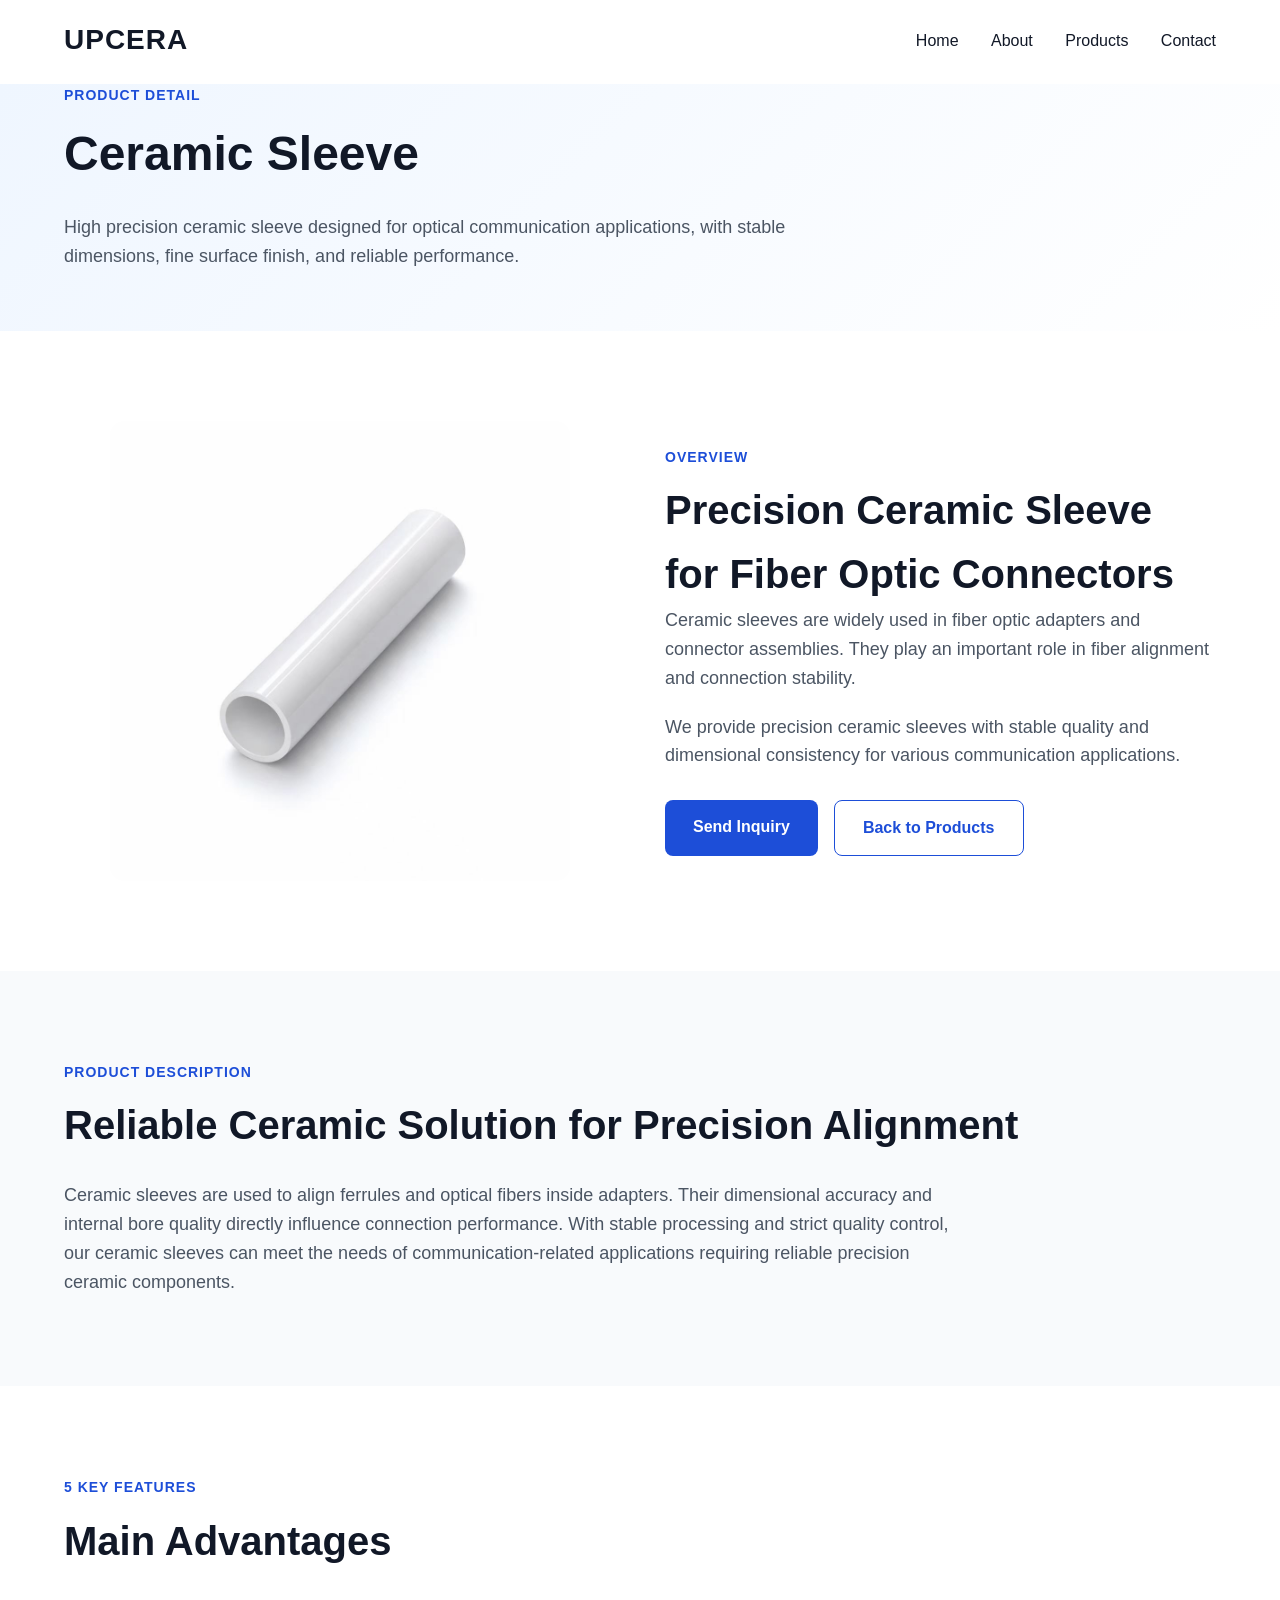
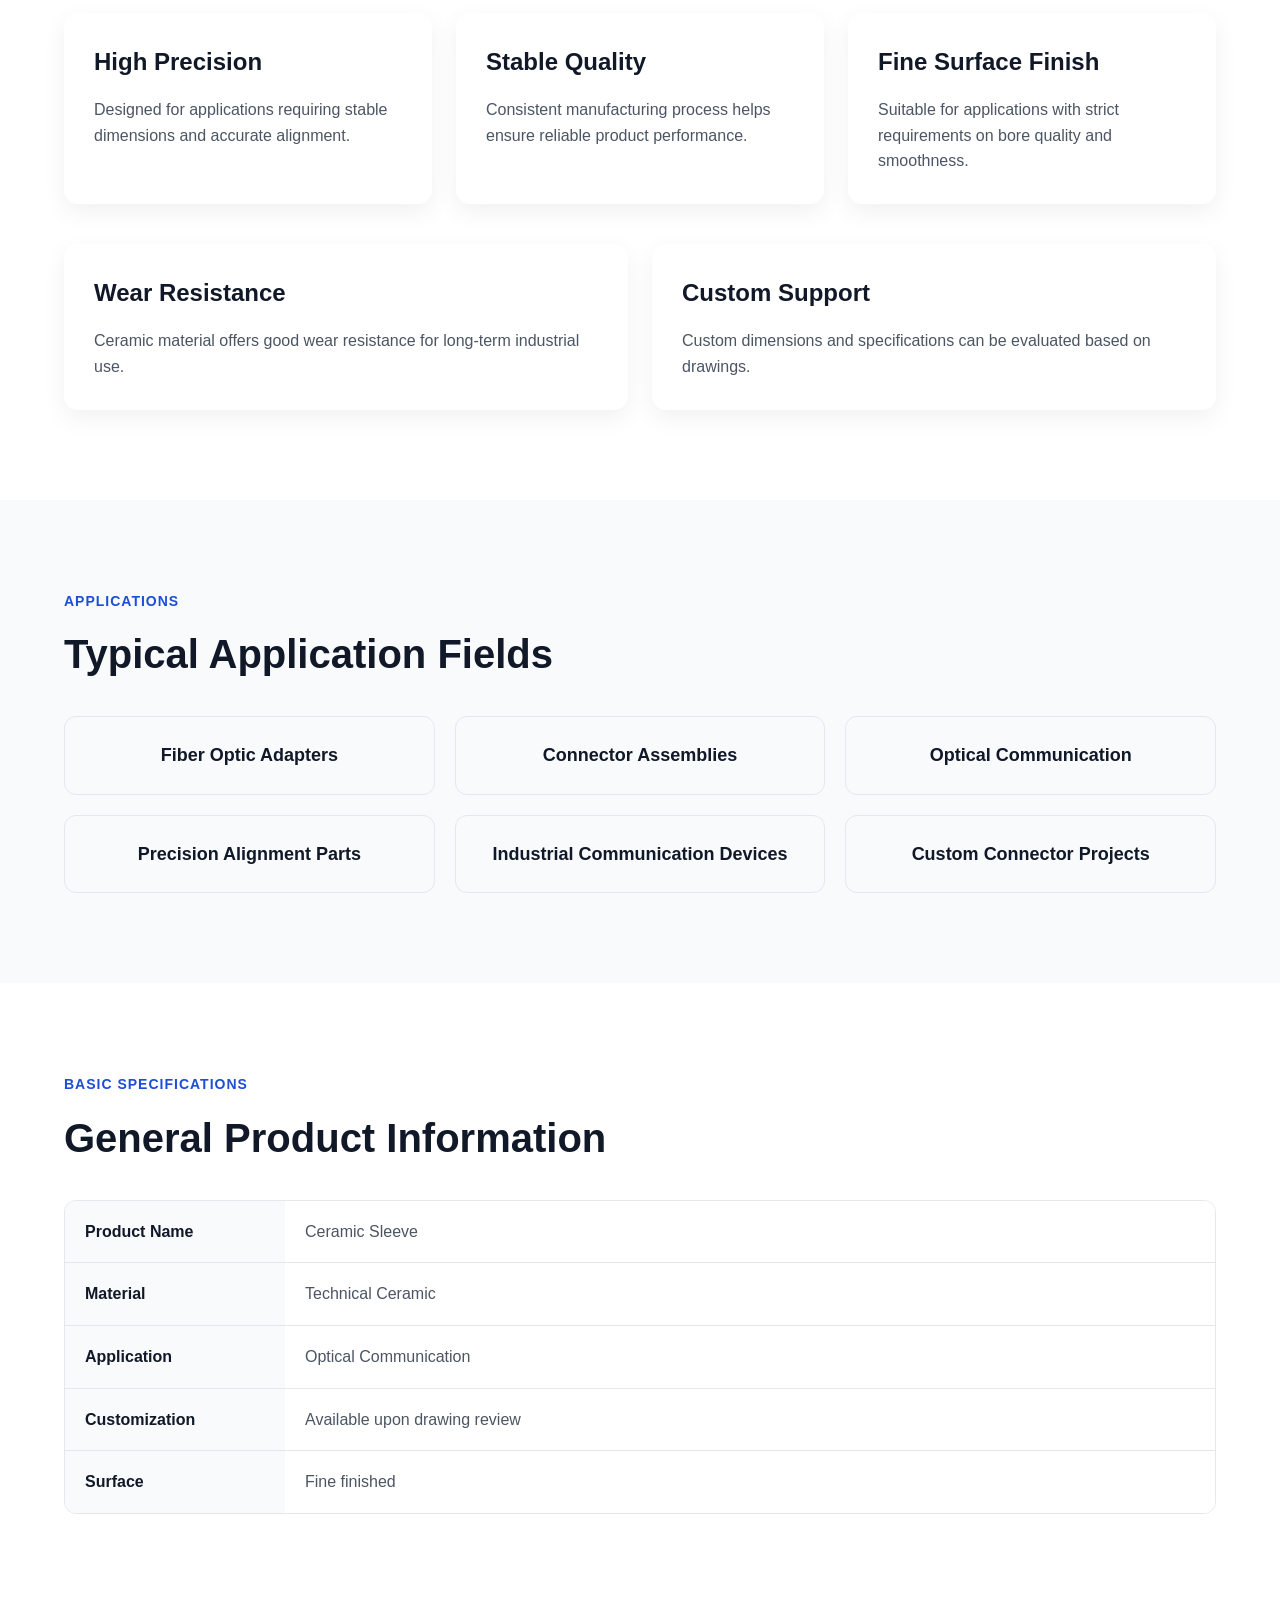
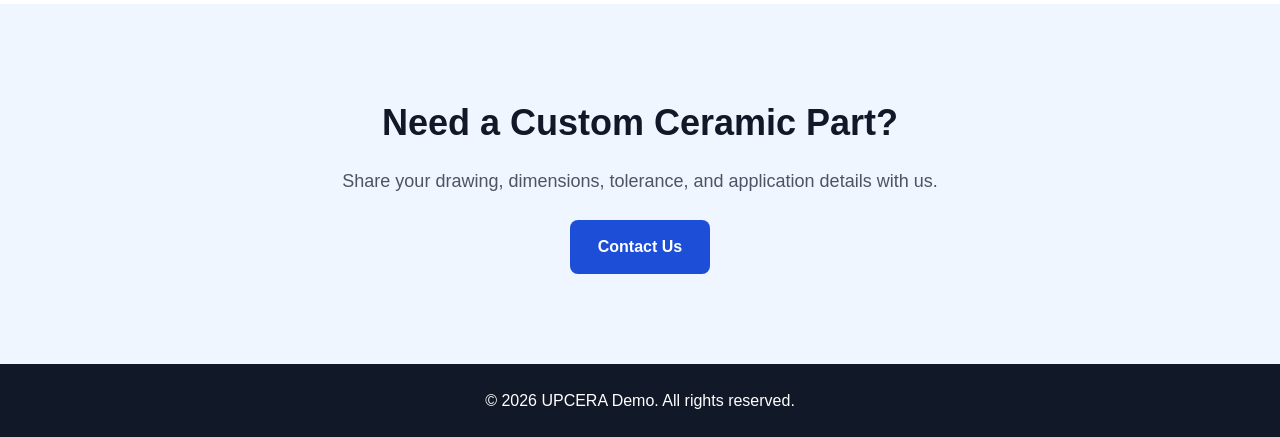
<file: product-detail.html>
<!DOCTYPE html>
<html lang="en">
<head>
  <meta charset="UTF-8" />
  <meta name="viewport" content="width=device-width, initial-scale=1.0" />
  <title>Ceramic Sleeve | UPCERA</title>
  <link rel="stylesheet" href="css/style.css" />
</head>
<body>

  <header class="navbar">
    <div class="container nav-wrapper">
      <div class="logo">UPCERA</div>
      <nav class="nav-menu">
        <a href="index.html">Home</a>
        <a href="about.html">About</a>
        <a href="products.html">Products</a>
        <a href="contact.html">Contact</a>
      </nav>
    </div>
  </header>

  <section class="page-hero">
    <div class="container">
      <p class="section-tag">Product Detail</p>
      <h1>Ceramic Sleeve</h1>
      <p class="page-desc">
        High precision ceramic sleeve designed for optical communication applications,
        with stable dimensions, fine surface finish, and reliable performance.
      </p>
    </div>
  </section>

  <section class="section">
    <div class="container product-detail-layout">
      <div class="product-detail-image">
        <img src="images/ceramic-sleeve.jpg" alt="Precision ceramic sleeve for fiber optic connectors">
      </div>

      <div class="product-detail-info">
        <p class="section-tag">Overview</p>
        <h2>Precision Ceramic Sleeve for Fiber Optic Connectors</h2>
        <p class="detail-text">
          Ceramic sleeves are widely used in fiber optic adapters and connector assemblies.
          They play an important role in fiber alignment and connection stability.
        </p>
        <p class="detail-text">
          We provide precision ceramic sleeves with stable quality and dimensional consistency
          for various communication applications.
        </p>

        <div class="detail-buttons">
          <a href="contact.html" class="btn">Send Inquiry</a>
          <a href="products.html" class="btn btn-secondary">Back to Products</a>
        </div>
      </div>
    </div>
  </section>

  <section class="section gray">
    <div class="container">
      <div class="section-header">
        <p class="section-tag">Product Description</p>
        <h2>Reliable Ceramic Solution for Precision Alignment</h2>
      </div>
      <p class="section-text">
        Ceramic sleeves are used to align ferrules and optical fibers inside adapters.
        Their dimensional accuracy and internal bore quality directly influence connection performance.
        With stable processing and strict quality control, our ceramic sleeves can meet the needs of
        communication-related applications requiring reliable precision ceramic components.
      </p>
    </div>
  </section>

  <section class="section">
    <div class="container">
      <div class="section-header">
        <p class="section-tag">5 Key Features</p>
        <h2>Main Advantages</h2>
      </div>

      <div class="cards">
        <div class="card">
          <h3>High Precision</h3>
          <p>Designed for applications requiring stable dimensions and accurate alignment.</p>
        </div>
        <div class="card">
          <h3>Stable Quality</h3>
          <p>Consistent manufacturing process helps ensure reliable product performance.</p>
        </div>
        <div class="card">
          <h3>Fine Surface Finish</h3>
          <p>Suitable for applications with strict requirements on bore quality and smoothness.</p>
        </div>
      </div>

      <div class="cards">
        <div class="card">
          <h3>Wear Resistance</h3>
          <p>Ceramic material offers good wear resistance for long-term industrial use.</p>
        </div>
        <div class="card">
          <h3>Custom Support</h3>
          <p>Custom dimensions and specifications can be evaluated based on drawings.</p>
        </div>
      </div>
    </div>
  </section>

  <section class="section gray">
    <div class="container">
      <div class="section-header">
        <p class="section-tag">Applications</p>
        <h2>Typical Application Fields</h2>
      </div>

      <div class="industry-grid">
        <div class="industry-item">Fiber Optic Adapters</div>
        <div class="industry-item">Connector Assemblies</div>
        <div class="industry-item">Optical Communication</div>
        <div class="industry-item">Precision Alignment Parts</div>
        <div class="industry-item">Industrial Communication Devices</div>
        <div class="industry-item">Custom Connector Projects</div>
      </div>
    </div>
  </section>

  <section class="section">
    <div class="container">
      <div class="section-header">
        <p class="section-tag">Basic Specifications</p>
        <h2>General Product Information</h2>
      </div>

      <div class="spec-table">
        <div class="spec-row">
          <div class="spec-label">Product Name</div>
          <div class="spec-value">Ceramic Sleeve</div>
        </div>
        <div class="spec-row">
          <div class="spec-label">Material</div>
          <div class="spec-value">Technical Ceramic</div>
        </div>
        <div class="spec-row">
          <div class="spec-label">Application</div>
          <div class="spec-value">Optical Communication</div>
        </div>
        <div class="spec-row">
          <div class="spec-label">Customization</div>
          <div class="spec-value">Available upon drawing review</div>
        </div>
        <div class="spec-row">
          <div class="spec-label">Surface</div>
          <div class="spec-value">Fine finished</div>
        </div>
      </div>
    </div>
  </section>

  <section class="section cta-section">
    <div class="container cta-box">
      <h2>Need a Custom Ceramic Part?</h2>
      <p>
        Share your drawing, dimensions, tolerance, and application details with us.
      </p>
      <a href="contact.html" class="btn">Contact Us</a>
    </div>
  </section>

  <footer class="footer">
    <div class="container footer-content">
      <p>© 2026 UPCERA Demo. All rights reserved.</p>
    </div>
  </footer>

  <script src="js/main.js"></script>
</body>
</html>
</file>
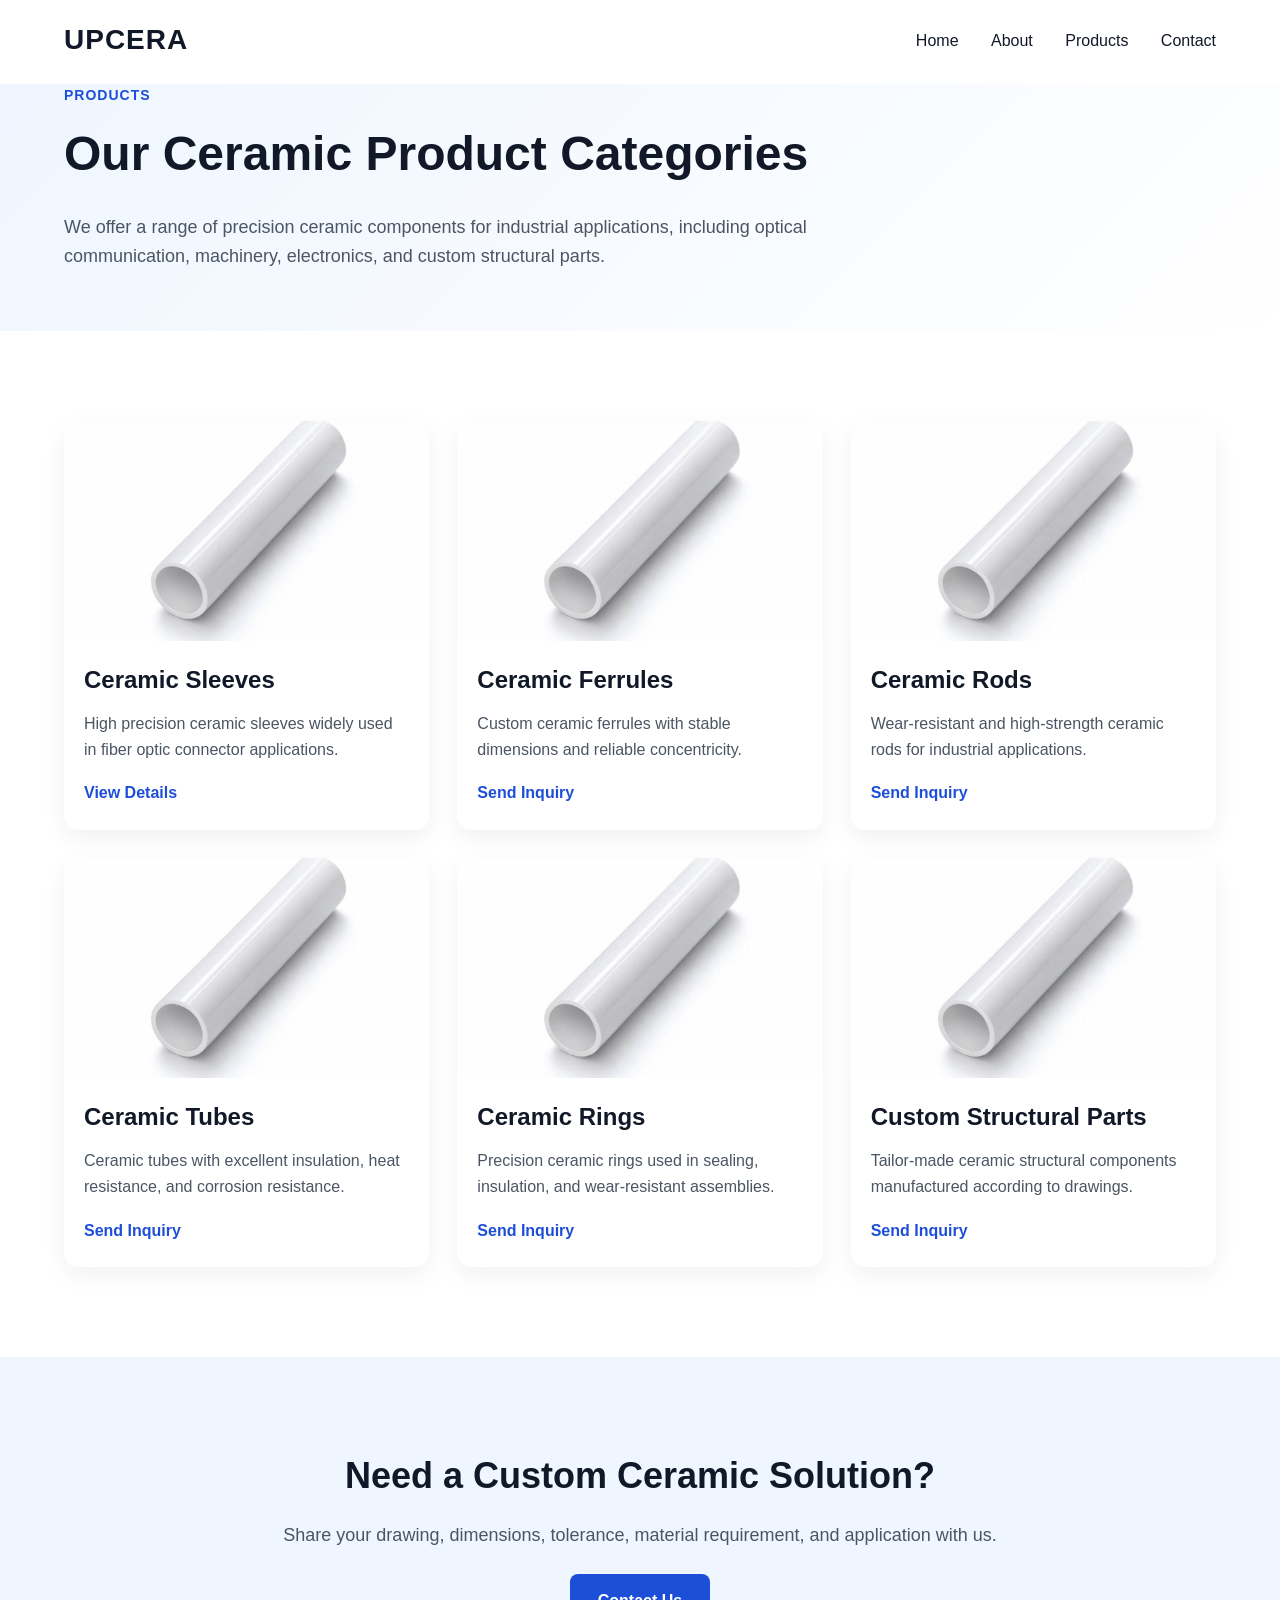
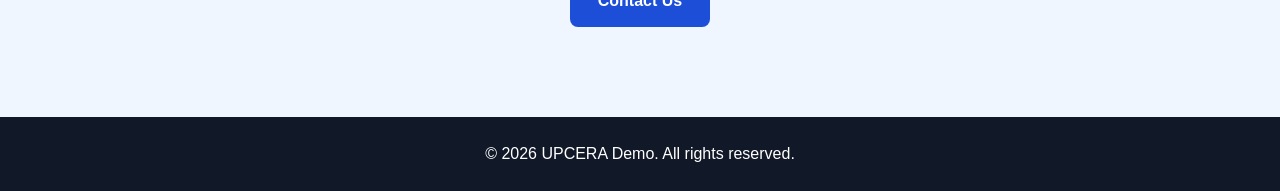
<file: products.html>
<!DOCTYPE html>
<html lang="en">
<head>
  <meta charset="UTF-8" />
  <meta name="viewport" content="width=device-width, initial-scale=1.0" />
  <title>Products | UPCERA</title>
  <link rel="stylesheet" href="css/style.css" />
</head>
<body>

  <header class="navbar">
    <div class="container nav-wrapper">
      <div class="logo">UPCERA</div>
      <nav class="nav-menu">
        <a href="index.html">Home</a>
        <a href="index.html#about">About</a>
        <a href="products.html">Products</a>
        <a href="contact.html">Contact</a>
      </nav>
    </div>
  </header>

  <section class="page-hero">
    <div class="container">
      <p class="section-tag">Products</p>
      <h1>Our Ceramic Product Categories</h1>
      <p class="page-desc">
        We offer a range of precision ceramic components for industrial applications,
        including optical communication, machinery, electronics, and custom structural parts.
      </p>
    </div>
  </section>

  <section class="section">
    <div class="container">
      <div class="product-grid">

        <div class="product-card">
          <a href="product-detail.html">
            <img src="images/ceramic-sleeve.jpg" alt="Ceramic Sleeves">
          </a>

          <h3><a href="product-detail.html" class="product-title-link">Ceramic Sleeves</a></h3>
          <p>
            High precision ceramic sleeves widely used in fiber optic connector applications.
          </p>
          <a href="product-detail.html" class="text-link">View Details</a>
        </div>

        <div class="product-card">
          <img src="images/ceramic-sleeve.jpg" alt="Ceramic Ferrules">
          <h3>Ceramic Ferrules</h3>
          <p>
            Custom ceramic ferrules with stable dimensions and reliable concentricity.
          </p>
          <a href="contact.html" class="text-link">Send Inquiry</a>
        </div>

        <div class="product-card">
          <img src="images/ceramic-sleeve.jpg" alt="Ceramic Rods">
          <h3>Ceramic Rods</h3>
          <p>
            Wear-resistant and high-strength ceramic rods for industrial applications.
          </p>
          <a href="contact.html" class="text-link">Send Inquiry</a>
        </div>

        <div class="product-card">
          <img src="images/ceramic-sleeve.jpg" alt="Ceramic Tubes">
          <h3>Ceramic Tubes</h3>
          <p>
            Ceramic tubes with excellent insulation, heat resistance, and corrosion resistance.
          </p>
          <a href="contact.html" class="text-link">Send Inquiry</a>
        </div>

        <div class="product-card">
          <img src="images/ceramic-sleeve.jpg" alt="Ceramic Rings">
          <h3>Ceramic Rings</h3>
          <p>
            Precision ceramic rings used in sealing, insulation, and wear-resistant assemblies.
          </p>
          <a href="contact.html" class="text-link">Send Inquiry</a>
        </div>

        <div class="product-card">
          <img src="images/ceramic-sleeve.jpg" alt="Custom Structural Parts">
          <h3>Custom Structural Parts</h3>
          <p>
            Tailor-made ceramic structural components manufactured according to drawings.
          </p>
          <a href="contact.html" class="text-link">Send Inquiry</a>
        </div>

      </div>
    </div>
  </section>

  <section class="section cta-section">
    <div class="container cta-box">
      <h2>Need a Custom Ceramic Solution?</h2>
      <p>
        Share your drawing, dimensions, tolerance, material requirement, and application with us.
      </p>
      <a href="contact.html" class="btn">Contact Us</a>
    </div>
  </section>

  <footer class="footer">
    <div class="container footer-content">
      <p>© 2026 UPCERA Demo. All rights reserved.</p>
    </div>
  </footer>

  <script src="js/main.js"></script>
</body>
</html>
</file>
<file: css/style.css>
/* =========================
   1. RESET & GLOBAL
========================= */
* {
  margin: 0;
  padding: 0;
  box-sizing: border-box;
}

body {
  font-family: Arial, sans-serif;
  line-height: 1.6;
  color: #1f2937;
  background-color: #ffffff;
  padding-top: 84px;
}

body.home-page {
  padding-top: 0;
}

.container {
  width: 90%;
  max-width: 1200px;
  margin: 0 auto;
}

/* =========================
   2. SHARED COMPONENTS
========================= */
.section {
  padding: 90px 0;
}

.section-header {
  margin-bottom: 24px;
}

.section-tag {
  color: #1d4ed8;
  font-size: 14px;
  font-weight: bold;
  text-transform: uppercase;
  letter-spacing: 1px;
  margin-bottom: 10px;
}

.section h2 {
  font-size: 40px;
  color: #111827;
}

.section-text {
  max-width: 900px;
  font-size: 18px;
  color: #4b5563;
}

.gray {
  background-color: #f8fafc;
}

.btn {
  display: inline-block;
  background-color: #1d4ed8;
  color: #ffffff;
  padding: 14px 28px;
  text-decoration: none;
  border-radius: 8px;
  font-weight: bold;
}

.btn:hover {
  background-color: #1e40af;
}

.btn-secondary {
  background-color: #ffffff;
  color: #1d4ed8;
  border: 1px solid #1d4ed8;
}

.btn-secondary:hover {
  background-color: #eff6ff;
}

.cards {
  display: flex;
  gap: 24px;
  margin-top: 40px;
}

.card {
  flex: 1;
  background-color: #ffffff;
  padding: 30px;
  border-radius: 14px;
  box-shadow: 0 8px 24px rgba(0, 0, 0, 0.06);
}

.card h3 {
  font-size: 24px;
  margin-bottom: 16px;
  color: #111827;
}

.card p {
  color: #4b5563;
  font-size: 16px;
}

/* =========================
   3. NAVBAR
========================= */
.navbar {
  position: fixed;
  top: 0;
  left: 0;
  width: 100%;
  z-index: 1000;
  background-color: rgba(255, 255, 255, 0);
  padding: 18px 0;
  transition: background-color 0.25s ease, box-shadow 0.25s ease;
}

.navbar.scrolled {
  background-color: rgba(255, 255, 255, 0.95);
  box-shadow: 0 8px 24px rgba(15, 23, 42, 0.08);
}

.nav-wrapper {
  display: flex;
  justify-content: space-between;
  align-items: center;
}

.logo {
  color: #111827;
  font-size: 28px;
  font-weight: bold;
  letter-spacing: 1px;
}

.nav-menu a {
  color: #111827;
  text-decoration: none;
  margin-left: 28px;
  font-size: 16px;
}

.nav-menu a:hover {
  opacity: 0.8;
}

/* =========================
   4. PAGE HERO
========================= */
.page-hero {
  background: linear-gradient(135deg, #eff6ff, #ffffff);
  padding: 0 0 60px;
}

.page-hero h1 {
  font-size: 48px;
  margin-bottom: 20px;
  color: #111827;
}

.page-desc {
  max-width: 780px;
  font-size: 18px;
  color: #4b5563;
}

.breadcrumb-strip {
  background-color: #f3f4f6;
  border-top: 1px solid #e5e7eb;
  border-bottom: 1px solid #e5e7eb;
  margin-bottom: 80px;
}

.breadcrumb-row {
  display: flex;
  justify-content: space-between;
  align-items: center;
  gap: 16px;
  min-height: 92px;
}

.breadcrumb-back {
  display: inline-flex;
  align-items: center;
  gap: 10px;
  color: #dc2626;
  text-decoration: none;
  font-size: 16px;
}

.breadcrumb-back:hover {
  color: #b91c1c;
}

.back-icon {
  width: 26px;
  height: 26px;
  display: inline-flex;
  align-items: center;
  justify-content: center;
  border: 2px solid #dc2626;
  border-radius: 50%;
  font-size: 16px;
  font-weight: bold;
  line-height: 1;
}

.breadcrumb {
  font-size: 16px;
}

.breadcrumb ol {
  list-style: none;
  display: flex;
  flex-wrap: wrap;
  align-items: center;
  gap: 0;
  margin: 0;
  padding: 0;
}

.breadcrumb li {
  color: #4b5563;
}

.breadcrumb li + li::before {
  content: ">";
  margin: 0 4px;
  color: #9ca3af;
}

.breadcrumb a {
  color: #374151;
  text-decoration: none;
}

.breadcrumb a:hover {
  color: #111827;
  text-decoration: underline;
}

.back-to-top {
  position: fixed;
  right: 24px;
  bottom: 24px;
  width: 48px;
  height: 48px;
  border: none;
  border-radius: 50%;
  background-color: #1d4ed8;
  color: #ffffff;
  font-size: 22px;
  cursor: pointer;
  box-shadow: 0 8px 18px rgba(0, 0, 0, 0.22);
  opacity: 0;
  visibility: hidden;
  transform: translateY(12px);
  transition: opacity 0.2s ease, transform 0.2s ease, visibility 0.2s ease;
  z-index: 900;
}

.back-to-top.show {
  opacity: 1;
  visibility: visible;
  transform: translateY(0);
}

.back-to-top:hover {
  background-color: #1e40af;
}

@media (max-width: 768px) {
  .breadcrumb-row {
    min-height: 74px;
    flex-direction: column;
    align-items: flex-start;
    justify-content: center;
    padding: 12px 0;
  }
}

/* =========================
   5. HOME PAGE
========================= */
.hero {
  background: linear-gradient(135deg, #eff6ff, #ffffff);
  padding: 180px 0 100px;
}

.hero-content {
  display: flex;
  align-items: center;
  gap: 50px;
}

.hero-text {
  flex: 1;
}

.tag {
  color: #1d4ed8;
  font-weight: bold;
  margin-bottom: 16px;
  font-size: 14px;
  text-transform: uppercase;
  letter-spacing: 1px;
}

.hero h1 {
  font-size: 52px;
  line-height: 1.2;
  margin-bottom: 24px;
  color: #111827;
}

.hero-desc {
  font-size: 18px;
  color: #4b5563;
  margin-bottom: 32px;
  max-width: 620px;
}

.hero-buttons {
  display: flex;
  gap: 16px;
}

.hero-image {
  flex: 1;
  display: flex;
  justify-content: center;
  align-items: center;
}

.hero-image img {
  width: 80%;
  max-width: 420px;
  display: block;
  border-radius: 16px;
}

/* =========================
   6. PRODUCTS PAGE
========================= */
.product-grid {
  display: grid;
  grid-template-columns: repeat(3, 1fr);
  gap: 28px;
}

.product-card {
  background-color: #ffffff;
  border-radius: 14px;
  overflow: hidden;
  box-shadow: 0 8px 24px rgba(0, 0, 0, 0.06);
}

.product-card img {
  width: 100%;
  height: 220px;
  object-fit: cover;
  display: block;
  transition: transform 0.3s;
}

.product-card img:hover {
  transform: scale(1.05);
}

.product-card h3 {
  font-size: 24px;
  margin: 20px 20px 12px;
  color: #111827;
}

.product-card p {
  font-size: 16px;
  color: #4b5563;
  margin: 0 20px 18px;
}

.text-link {
  display: inline-block;
  margin: 0 20px 24px;
  color: #1d4ed8;
  text-decoration: none;
  font-weight: bold;
}

.text-link:hover {
  text-decoration: underline;
}

/* =========================
   7. ABOUT PAGE
========================= */
.about-layout {
  display: flex;
  align-items: center;
  gap: 50px;
}

.about-text {
  flex: 1;
}

.about-image {
  flex: 1;
  display: flex;
  justify-content: center;
}

.about-image img {
  width: 100%;
  max-width: 420px;
  border-radius: 16px;
  display: block;
}

/* =========================
   8. INDUSTRY / APPLICATIONS
========================= */
.industry-grid {
  display: grid;
  grid-template-columns: repeat(3, 1fr);
  gap: 20px;
  margin-top: 30px;
}

.industry-item {
  background-color: #f8fafc;
  border: 1px solid #e5e7eb;
  border-radius: 12px;
  padding: 24px;
  font-size: 18px;
  font-weight: bold;
  color: #111827;
  text-align: center;
}

/* =========================
   9. CONTACT / CTA
========================= */
.contact-section {
  background-color: #eff6ff;
}

.contact-box {
  margin-top: 30px;
  background-color: #ffffff;
  padding: 28px;
  border-radius: 14px;
  box-shadow: 0 8px 24px rgba(0, 0, 0, 0.06);
  max-width: 600px;
}

.contact-box p {
  margin-bottom: 12px;
  font-size: 17px;
}

.cta-section {
  background-color: #eff6ff;
}

.cta-box {
  text-align: center;
  max-width: 800px;
}

.cta-box h2 {
  font-size: 36px;
  margin-bottom: 16px;
  color: #111827;
}

.cta-box p {
  font-size: 18px;
  color: #4b5563;
  margin-bottom: 24px;
}

/* =========================
   10. FOOTER
========================= */
.footer {
  background-color: #111827;
  color: #ffffff;
  padding: 24px 0;
}

.footer-content {
  text-align: center;
}

/* =========================
   11. PRODUCT DETAIL PAGE
========================= */
.product-detail-layout {
  display: flex;
  align-items: center;
  gap: 50px;
}

.product-detail-image {
  flex: 1;
  display: flex;
  justify-content: center;
}

.product-detail-image img {
  width: 100%;
  max-width: 460px;
  border-radius: 16px;
  display: block;
}

.product-detail-info {
  flex: 1;
}

.detail-text {
  font-size: 18px;
  color: #4b5563;
  margin-bottom: 20px;
}

.detail-buttons {
  display: flex;
  gap: 16px;
  margin-top: 30px;
}

.spec-table {
  margin-top: 30px;
  border: 1px solid #e5e7eb;
  border-radius: 12px;
  overflow: hidden;
}

.spec-row {
  display: flex;
  border-bottom: 1px solid #e5e7eb;
}

.spec-row:last-child {
  border-bottom: none;
}

.spec-label {
  width: 220px;
  background-color: #f8fafc;
  padding: 18px 20px;
  font-weight: bold;
  color: #111827;
}

.spec-value {
  flex: 1;
  padding: 18px 20px;
  color: #4b5563;
  background-color: #ffffff;
}
.product-title-link {
  color: #111827;
  text-decoration: none;
}

.product-title-link:hover {
  color: #1d4ed8;
}
</file>
